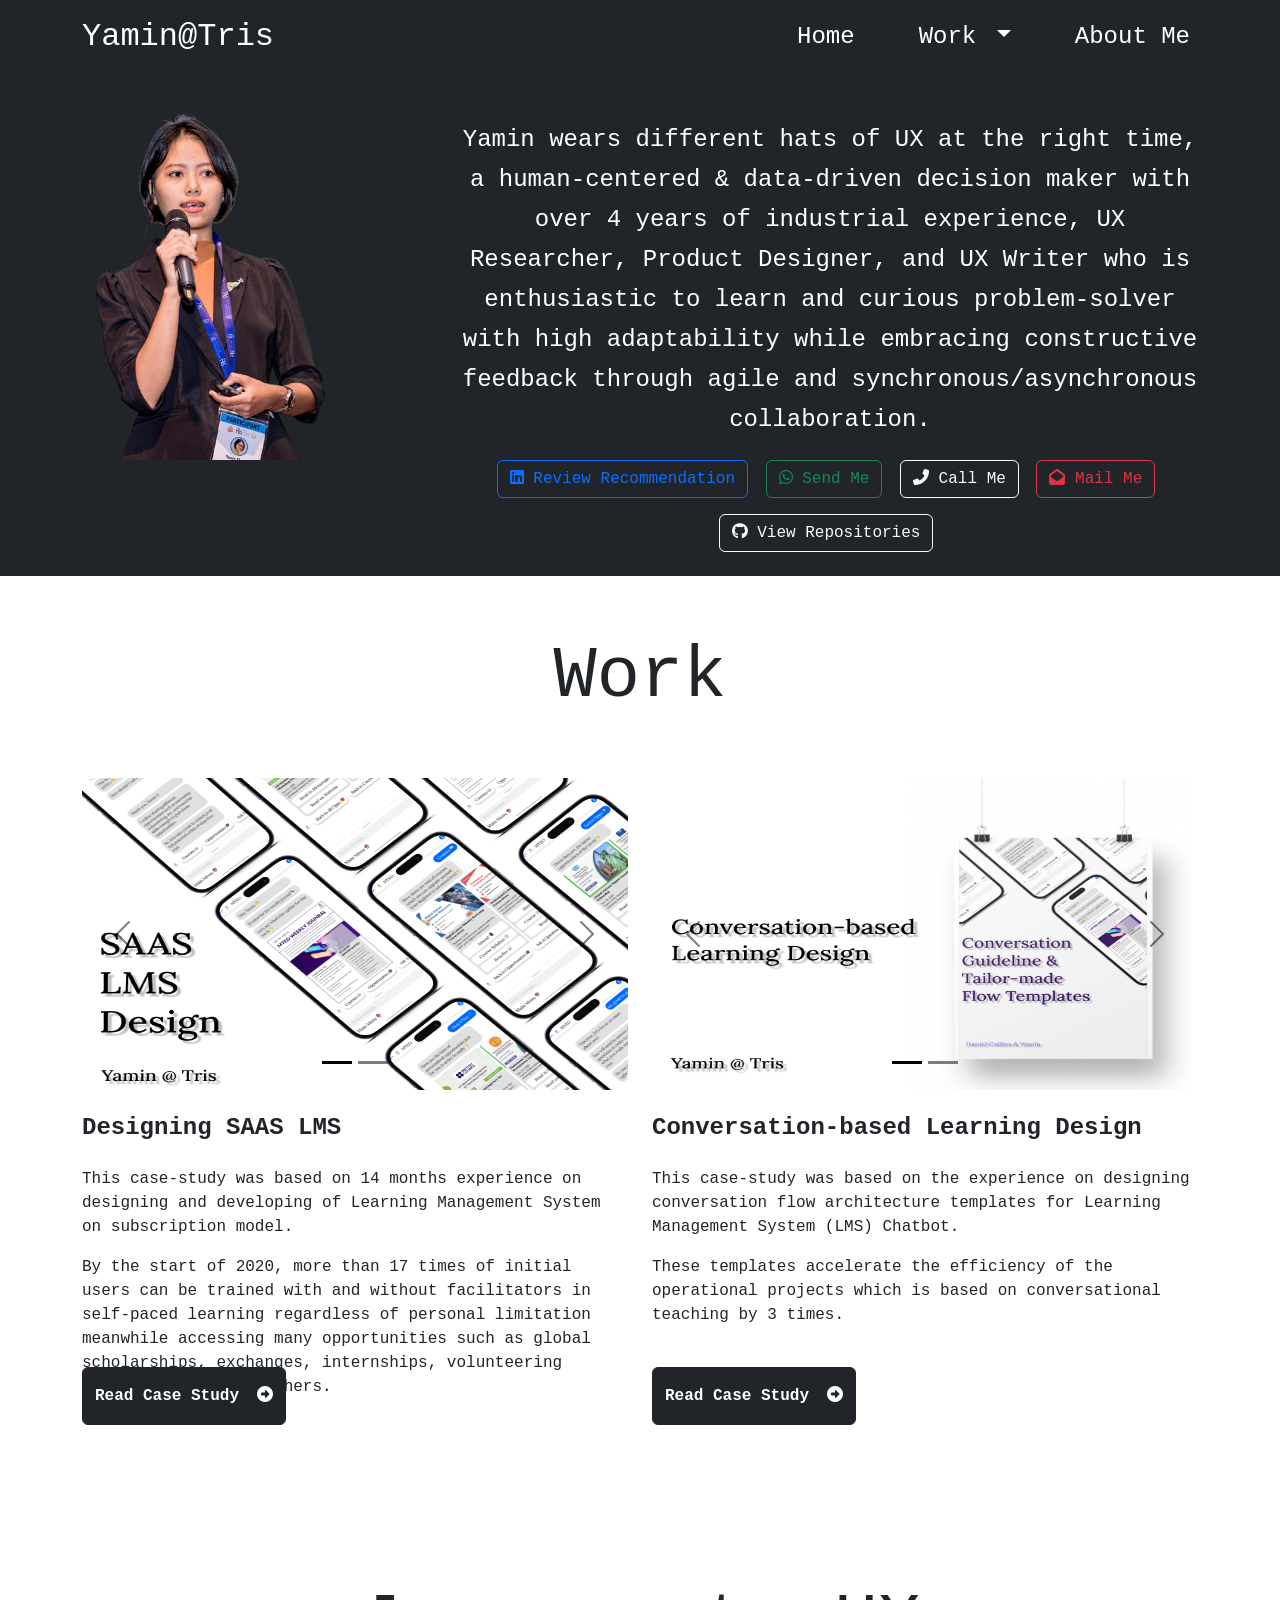
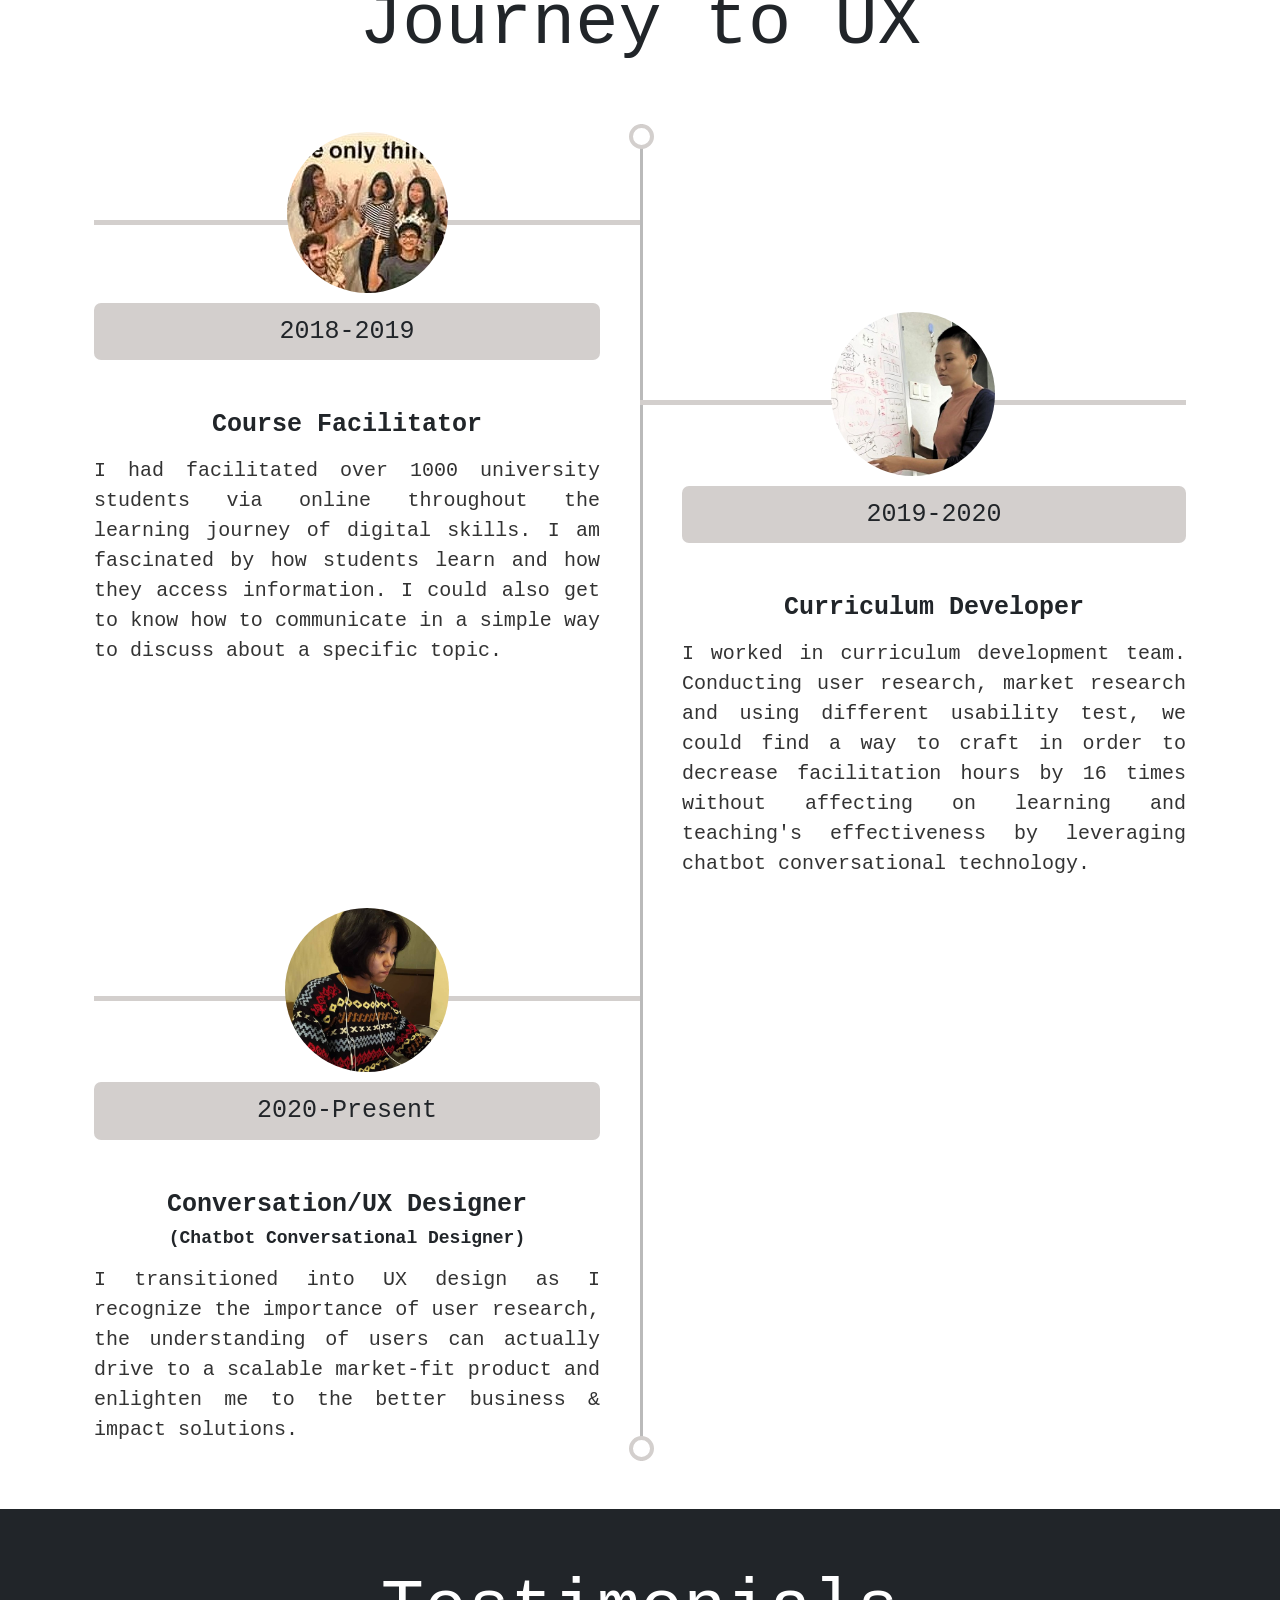
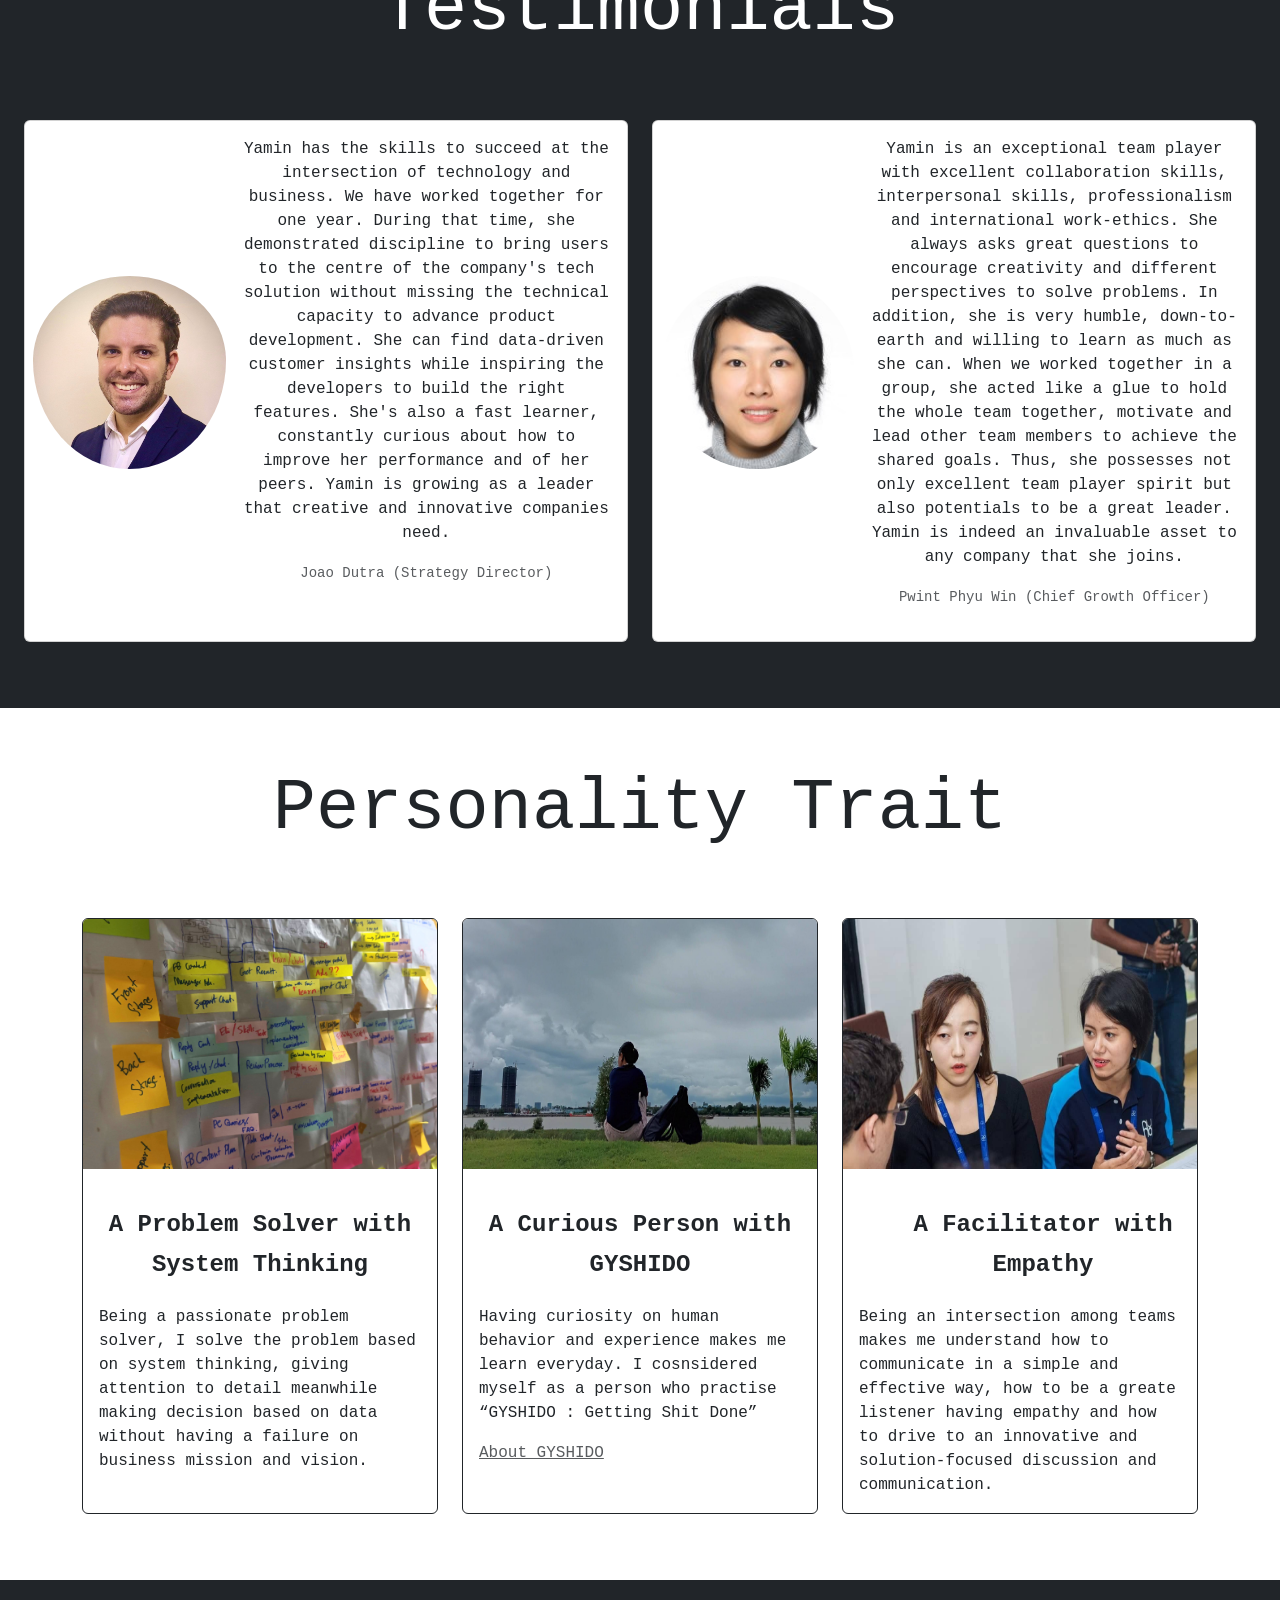
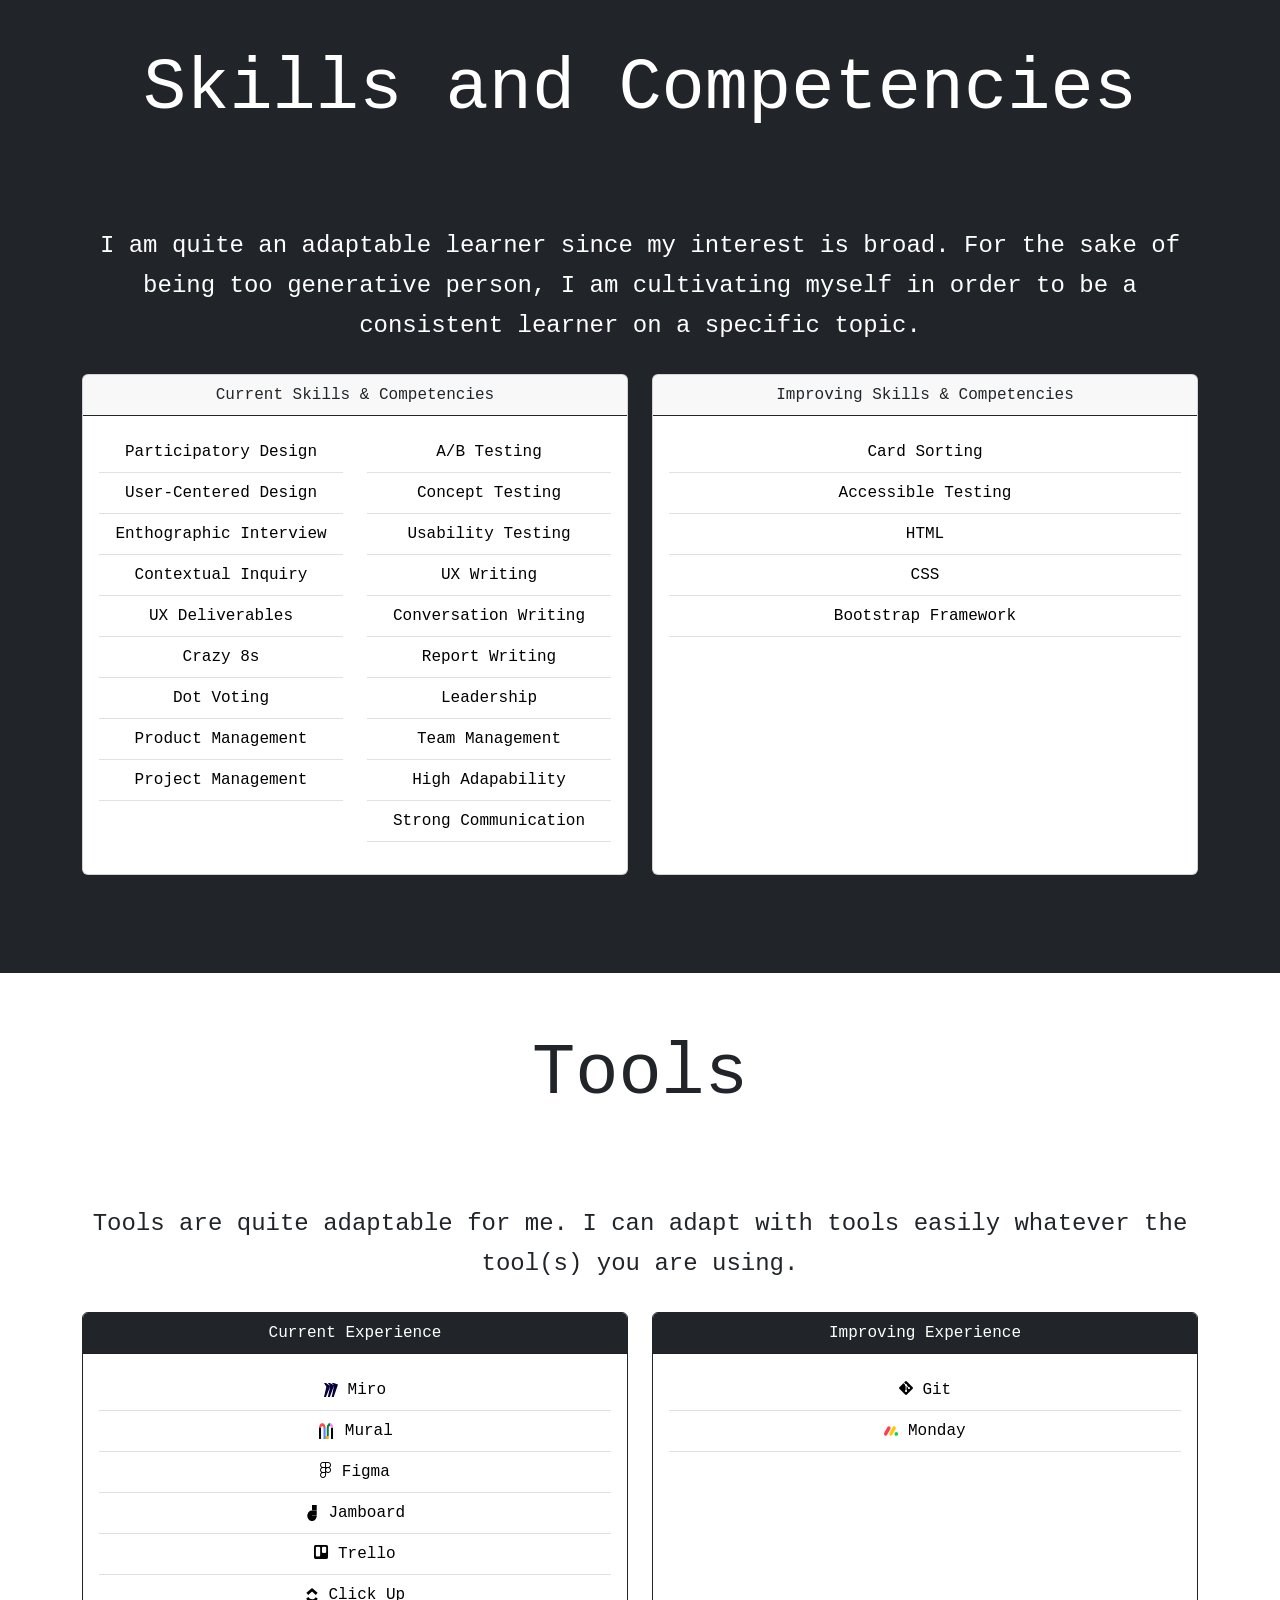
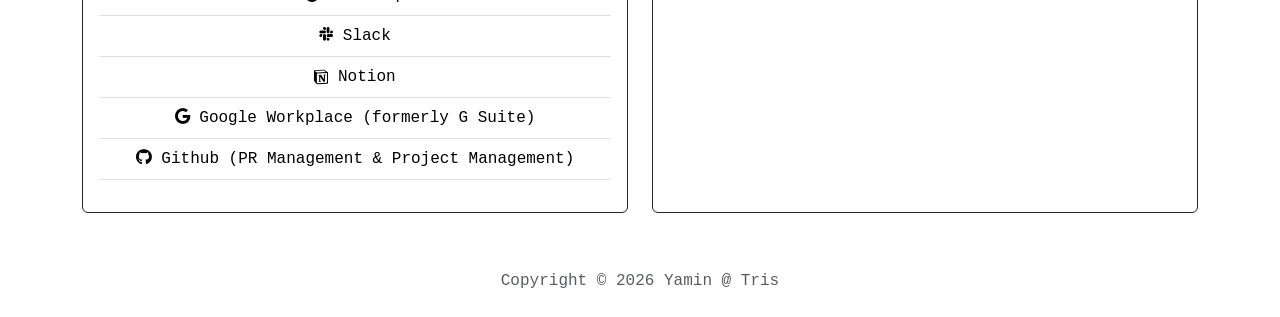
<file: index.html>
<!DOCTYPE html>
<html lang="en">

<head>
  <meta charset="UTF-8">
  <meta http-equiv="X-UA-Compatible" content="IE=edge">
  <meta name="viewport" content="width=device-width, initial-scale=1.0">
  <title>Document</title>
  <link href="https://cdn.jsdelivr.net/npm/bootstrap@5.1.3/dist/css/bootstrap.min.css" rel="stylesheet"
    integrity="sha384-1BmE4kWBq78iYhFldvKuhfTAU6auU8tT94WrHftjDbrCEXSU1oBoqyl2QvZ6jIW3" crossorigin="anonymous">
  <link rel="stylesheet" href="https://cdnjs.cloudflare.com/ajax/libs/font-awesome/6.1.1/css/all.min.css">
  <link rel="stylesheet" href="style.css">
  <link rel="stylesheet" href="home.css">
  <link rel="stylesheet" href="aboutme.css">
</head>

<body>

  <div class="container-fluid bg-dark">
    <nav class="navbar navbar-expand-lg fixed-top navbar-dark bg-dark">
      <div class="container justify-content-between">
        <a class="navbar-brand fs-2" href="#"> Yamin@Tris </a>
        <button class="navbar-toggler" type="button" data-bs-toggle="collapse" data-bs-target="#navbarText" aria-controls="navbarText" aria-expanded="true" aria-label="Toggle navigation">
          <span class="navbar-toggler-icon"></span>
        </button>
        <div class="collapse navbar-collapse justify-content-end" id="navbarText">
          <ul class="nav navbar-nav ml-auto mb-2 mb-lg-0 gap-2 gap-sm-5 fs-4">
            <li class="nav-item">
              <a class="nav-link active home" aria-current="page" href="index.html">Home</a>
            </li>
            <li class="nav-item dropdown">
              <a class="nav-link dropdown-toggle text-white" href="#" id="navbarDarkDropdownMenuLink" role="button" data-bs-toggle="dropdown" aria-expanded="true">
                Work
              </a>
              <ul class="dropdown-menu dropdown-menu-dark" aria-labelledby="navbarDarkDropdownMenuLink">
                <li><a class="dropdown-item" href="membership.html">SAAS LMS Design</a></li>
                <li><a class="dropdown-item" href="conversation_design.html">Conversation-based Learning Design</a></li>
                <!-- <li><a class="dropdown-item" href="https://github.com/Yamin-TZO?tab=repositories">Web Design</a></li> -->
              </ul>
            </li>
            <li class="nav-item">
              <a class="nav-link text-white" href="aboutme.html">About Me</a>
            </li>
          </ul>
        </div>
      </div>
    </nav>
    
    <div style="height:100px;"></div>
    <!-- self_introduction -->
    <div class="container text-white">
      <div class="row">
        <div class="col-12 col-sm-4">
          <img src="photo/yamin.png" alt="Yamin was giving presentation in AYA Youth Forum 2019" style="height: 360px;">
        </div>
        <div class="col-12 col-sm-8 align-self-center">
          <div class="card-body align-items-center text-center">
            <p class="card-text intro-text">Yamin wears different hats of UX at the right time, a human-centered & data-driven decision maker with over 4
              years of industrial experience, UX Researcher, Product Designer, and UX Writer who is enthusiastic to learn
              and curious problem-solver with high adaptability while embracing constructive feedback through agile and
              synchronous/asynchronous collaboration.</p>
            <div class="justify-content-beteen mb-2">
              <a href="https://www.linkedin.com/in/yaminthazinoo" class="btn btn-outline-primary me-2 mb-3">
                <i class="fab fa-linkedin"></i> Review Recommendation
              </a>
              <a href="https://api.whatsapp.com/send?phone=959424755899" class="btn btn-outline-success me-2 mb-3">
                <i class="fab fa-whatsapp"></i> Send Me
              </a>
              <a href="tel:959 424 755 899" class="btn btn-outline-light me-2 mb-3">
                <i class="fas fa-phone-alt"></i> Call Me
              </a>
              <a href="mailto:tris.mailme@gmail.com" class="btn btn-outline-danger me-2 mb-3">
                <i class="fas fa-envelope-open"></i> Mail Me
              </a>
              <a href="https://github.com/Yamin-TZO?tab=repositories" class="btn btn-outline-light me-2 mb-3">
                <i class="fab fa-github"></i> View Repositories
              </a>   
            </div>        
          </div>
        </div>
      </div>
    </div>
  </div>

  <div style="height: 50px;" id="work"></div>

  <div class="container-fluid" >
    <div class="text-dark align-items-center text-center py-2 display-2">
      Work
    </div>

    <div style="height: 50px;"></div>

    <div class="container">
      <div class="row">
        <div class="col-12 col-sm-6">
          <div class="card mb-5" style="border-radius: 3%; border: none;">
            <div id="membership" class="carousel carousel-dark slide" data-bs-ride="carousel">
              <div class="carousel-indicators">
                <button type="button" data-bs-target="#membership" data-bs-slide-to="0" class="active" aria-current="true" aria-label="Slide 1"></button>
                <button type="button" data-bs-target="#membership" data-bs-slide-to="1" aria-label="Slide 2"></button>
                <!-- <button type="button" data-bs-target="#membership" data-bs-slide-to="2" aria-label="Slide 3"></button> -->
              </div>
              <div class="carousel-inner" style="border-radius: 3%;">
                <div class="carousel-item active" data-bs-interval="10000">
                  <img src="photo/lms_cover.png" class="d-block w-100" alt="..." style="height: 312px;">
                  <!-- <div class="carousel-caption d-none d-md-block">
                    <h5>Paseo Protocol</h5>
                  </div> -->
                </div>
                <div class="carousel-item" data-bs-interval="2000">
                  <img src="photo/paseo.png" class="d-block w-100" alt="..." style="height: 312px;">
                  <!-- <div class="carousel-caption d-none d-md-block">
                    <h5>Second slide label</h5>
                  </div> -->
                </div>
                <!-- <div class="carousel-item">
                  <img src="photo/curriculumdev.jpg" class="d-block w-100" alt="..." style="height: 312px;">
                  <div class="carousel-caption d-none d-md-block">
                    <h5>Third slide label</h5>
                  </div>
                </div> -->
              </div>
              <button class="carousel-control-prev" type="button" data-bs-target="#membership" data-bs-slide="prev">
                <span class="carousel-control-prev-icon" aria-hidden="true"></span>
                <span class="visually-hidden">Previous</span>
              </button>
              <button class="carousel-control-next" type="button" data-bs-target="#membership" data-bs-slide="next">
                <span class="carousel-control-next-icon" aria-hidden="true"></span>
                <span class="visually-hidden">Next</span>
              </button>
            </div>
            <div class="card mt-3" style="border: none;border-radius: 3%;">
              <h4 class="card-title mt-2">
                <strong>Designing SAAS LMS</strong>
              </h4>
              <div class="card-text mt-3 gallery-layout">
                <div>
                  This case-study was based on 14 months experience on designing and developing of Learning Management System on subscription model.
                </div>
                <div class="mt-3">
                  By the start of 2020, more than 17 times of initial users can be trained with and without facilitators in self-paced learning regardless of personal limitation meanwhile accessing many opportunities such as global scholarships, exchanges, internships, volunteering positions and many others.
                </div>
              </div>
              <a href="membership.html" id="casestudy" class="btn btn-dark text-center py-3">
                <strong>Read Case Study</strong>
                <i class="fas fa-arrow-alt-circle-right ps-2"></i>
              </a>
            </div>
          </div>
        </div>

        <div class="col-12 col-sm-6">
          <div class="card" style="border-radius: 3%; border: none;">
            <div id="sms" class="carousel carousel-dark slide" data-bs-ride="carousel">
              <div class="carousel-indicators">
                <button type="button" data-bs-target="#sms" data-bs-slide-to="0" class="active" aria-current="true" aria-label="Slide 1"></button>
                <button type="button" data-bs-target="#sms" data-bs-slide-to="1" aria-label="Slide 2"></button>
                <!-- <button type="button" data-bs-target="#sms" data-bs-slide-to="2" aria-label="Slide 3"></button> -->
              </div>
              <div class="carousel-inner" style="border-radius: 3%;">
                <div class="carousel-item active" data-bs-interval="10000">
                  <img src="photo/conversational_cover.png" class="d-block w-100" alt="..." style="height: 312px;">
                  <!-- <div class="carousel-caption d-none d-md-block">
                    <h5>Paseo Protocol</h5>
                  </div> -->
                </div>
                <div class="carousel-item" data-bs-interval="2000">
                  <img src="photo/affinity.png" class="d-block w-100" alt="..." style="height: 312px;">
                  <!-- <div class="carousel-caption d-none d-md-block">
                    <h5>Second slide label</h5>
                  </div> -->
                </div>
                <!-- <div class="carousel-item">
                  <img src="photo/curriculumdev.jpg" class="d-block w-100" alt="..." style="height: 312px;">
                  <div class="carousel-caption d-none d-md-block">
                    <h5>Third slide label</h5>
                  </div>
                </div> -->
              </div>
              
              <button class="carousel-control-prev" type="button" data-bs-target="#sms" data-bs-slide="prev">
                <span class="carousel-control-prev-icon" aria-hidden="true"></span>
                <span class="visually-hidden">Previous</span>
              </button>
              <button class="carousel-control-next" type="button" data-bs-target="#sms" data-bs-slide="next">
                <span class="carousel-control-next-icon" aria-hidden="true"></span>
                <span class="visually-hidden">Next</span>
              </button>
            </div>
            <div class="card mt-3" style="border: none;border-radius: 3%;">
              <h4 class="card-title mt-2">
                <strong>Conversation-based Learning Design</strong>
              </h4>
              <div class="card-text mt-3 gallery-layout">
                <div>
                  This case-study was based on the experience on designing conversation flow architecture templates for Learning Management System (LMS) Chatbot.
                </div>
                <div class="mt-3">
                  These templates accelerate the efficiency of the operational projects which is based on conversational teaching by 3 times.
                </div>
              </div>
              <a href="conversation_design.html" id="casestudy" class="btn btn-dark text-center py-3">
                <strong>Read Case Study</strong>
                <i class="fas fa-arrow-alt-circle-right ps-2"></i>
              </a>
            </div>
          </div>
        </div>
      </div>
    </div>
  </div>

  <div style="height: 100px;"></div>
  <!-- testimonials -->
  <!-- <div class="container-fluid bg-dark">
    <div class="text-white align-items-center text-center py-2 fs-3">
      Testimonials
    </div>
    <div class="container py-2 mb-2">
      <div class="row row-cols-1 row-cols-md-3 g-4">
        <div class="col">
          <div class="card mb-3" style="max-width: 540px;">
            <div class="row g-0">
              <div class="col-md-4 align-self-center ps-2">
                <img src="photo/htet.jpeg" class="img-fluid rounded-circle justify-content-center" alt="...">
              </div>
              <div class="col-md-8 text-center">
                <div class="card-body">
                  <p class="card-text">Having a vision in both product design and user experience, Yamin is a
                    trust-worthy
                    person who is committed to deliver the task in an accurate, perfect manner. </p>
                  <p class="card-text"><small class="text-muted">Kaung (computer programmer) </small></p>
                </div>
              </div>
            </div>
          </div>
        </div>
        <div class="col">
          <div class="card mb-3" style="max-width: 540px;">
            <div class="row g-0">
              <div class="col-md-4 align-self-center ps-2">
                <img src="photo/kaung.jpeg" class="img-fluid rounded-circle justify-content-center" alt="...">
              </div>
              <div class="col-md-8 text-center">
                <div class="card-body">
                  <p class="card-text">Having a vision in both product design and user experience, Yamin is a
                    trust-worthy
                    person who is committed to deliver the task in an accurate, perfect manner. </p>
                  <p class="card-text"><small class="text-muted">Kaung (computer programmer) </small></p>
                </div>
              </div>
            </div>
          </div>
        </div>
        <div class="col">
          <div class="card mb-3" style="max-width: 540px;">
            <div class="row g-0">
              <div class="col-md-4 align-self-center ps-2">
                <img src="photo/htet.jpeg" class="img-fluid rounded-circle justify-content-center" alt="...">
              </div>
              <div class="col-md-8 text-center">
                <div class="card-body">
                  <p class="card-text">Having a vision in both product design and user experience, Yamin is a
                    trust-worthy
                    person who is committed to deliver the task in an accurate, perfect manner. </p>
                  <p class="card-text"><small class="text-muted">Kaung (computer programmer) </small></p>
                </div>
              </div>
            </div>
          </div>
        </div>
      </div>
    </div>
  </div>  -->
  
  <!-- experience_journey -->
  
  <div class="container">
    <div class="text-dark align-items-center text-center py-2 display-2">
      Journey to UX
    </div>
    <div class="container py-5">
        <div class="row">
            <div class="col-md-12">
                <div class="main-timeline">
                    <div class="timeline">
                        <div class="timeline-content">
                          <span><img src="photo/faci.jpg" style="border-radius: 50%;"></span>
                            <div class="content">
                                <span class="year text-dark">2018-2019</span>
                                <h3 class="title h4 text-dark">Course Facilitator</h3>
                                <p class="description pt-2" style="font-size: 20px;line-height: 30px;">
                                  I had facilitated over 1000 university students via online throughout the learning journey of digital skills. I am fascinated by how students learn and how they access information. I could also get to know how to communicate in a simple way to discuss about a specific topic.
                                </p>
                            </div>
                        </div>
                    </div>
                    <div class="timeline">
                        <div class="timeline-content">
                          <span><img src="photo/curriculumdev.jpg" style="width: 164px; height: 164px; border-radius: 50%;"></span>
                            <div class="content">
                              <span class="year text-dark">2019-2020</span>
                              <h3 class="title h4 text-dark">Curriculum Developer</h3>
                              <p class="description pt-2" style="font-size: 20px;line-height: 30px;">
                                I worked in curriculum development team. Conducting user research, market research and using different usability test, we could find a way to craft in order to decrease facilitation hours by 16 times without affecting on learning and teaching's effectiveness by leveraging chatbot conversational technology.
                              </p>
                            </div>
                        </div>
                    </div>
                    <div class="timeline">
                        <div class="timeline-content">
                          <span><img src="photo/ux.jpg" style="width: 164px; height: 164px; border-radius: 50%;"></span>
                            <div class="content">
                                <span class="year text-dark">2020-Present</span>
                                <h3 class="title h4 d-block text-dark">Conversation/UX Designer 
                                  <div class="pt-2" style="font-size: 18px;">(Chatbot Conversational Designer)</div>
                                </h3>
                                <p class="description pt-2" style="font-size: 20px;line-height: 30px;">
                                  I transitioned into UX design as I recognize the importance of user research, the understanding of users can actually drive to a scalable market-fit product and enlighten me to the better business & impact solutions.
                                </p>
                            </div>
                        </div>
                    </div>
                </div>
            </div>
        </div>
    </div>
  </div>

  <!-- testimonials -->
  <div class="container-fluid bg-dark">
    <div style="height: 50px;"></div>
    <div class="text-white align-items-center text-center py-2 display-2">
      Testimonials
    </div>
    <div style="height: 50px;"></div>

    <div class="container-fluid py-2 mb-2">
      <div class="row g-4">
        <div class="col-12 col-sm-6">
          <div class="card mb-3 h-100">
            <div class="row g-0">
              <div class="col-md-4 align-self-center ps-2">
                <img src="photo/joao.jpeg" class="img-fluid align-self-center rounded-circle pt-4" alt="...">
              </div>
              <div class="col-md-8 text-center">
                <div class="card-body">
                  <p class="card-text">Yamin has the skills to succeed at the intersection of technology and business. We have worked together for one year. During that time, she demonstrated discipline to bring users to the centre of the company's tech solution without missing the technical capacity to advance product development. She can find data-driven customer insights while inspiring the developers to build the right features. She's also a fast learner, constantly curious about how to improve her performance and of her peers. Yamin is growing as a leader that creative and innovative companies need. </p>
                  <p class="card-text"><small class="text-muted">Joao Dutra (Strategy Director) </small></p>
                </div>
              </div>
            </div>
          </div>
        </div>
        
        <div class="col-12 col-sm-6">
          <div class="card mb-3 h-100">
            <div class="row g-0">
              <div class="col-md-4 align-self-center ps-2">
                <img src="photo/pp.png" class="img-fluid align-self-center rounded-circle" alt="...">
              </div>
              <div class="col-md-8 text-center">
                <div class="card-body">
                  <p class="card-text">Yamin is an exceptional team player with excellent collaboration skills, interpersonal skills, professionalism and international work-ethics. She always asks great questions to encourage creativity and different perspectives to solve problems. In addition, she is very humble, down-to-earth and willing to learn as much as she can.

                    When we worked together in a group, she acted like a glue to hold the whole team together, motivate and lead other team members to achieve the shared goals. Thus, she possesses not only excellent team player spirit but also potentials to be a great leader.
                    
                    Yamin is indeed an invaluable asset to any company that she joins. </p>
                  <p class="card-text"><small class="text-muted">Pwint Phyu Win (Chief Growth Officer) </small></p>
                </div>
              </div>
            </div>
          </div>
        </div>

      </div>
    </div>
    <div style="height: 50px;"></div>
  </div> 

  <!-- personality_trait -->
  <div style="height: 50px;"></div>
  <div class="text-dark align-items-center text-center py-2 display-2">
    Personality Trait
  </div>
  <div style="height: 50px;"></div>
  <div class="container py-2 mb-2">
    <div class="row row-cols-1 row-cols-md-3 g-4">
      <div class="col">
        <div class="card border-dark h-100">
          <img src="photo/problemsolver.jpg" style="height: 250px;" class="card-img-top" alt="...">
          <div class="card-body">
            <div class="card-title intro-text text-center">
              <strong>A Problem Solver with System Thinking</strong>
            </div>
            <div class="card-text">
              Being a passionate problem solver, I solve the problem based on system thinking, giving attention to detail meanwhile making decision based on data without having a failure on business mission and vision.
            </div>
          </div>
        </div>
      </div>
      <div class="col">
        <div class="card border-dark h-100">
          <img src="photo/gyshido.jpg" style="height: 250px;" class="card-img-top" alt="...">
          <div class="card-body">
            <div class="card-title intro-text text-center">
              <strong>A Curious Person with GYSHIDO</strong>
            </div>
            <div class="card-text">
              <div class="mb-3">Having curiosity on human behavior and experience makes me learn everyday. I cosnsidered myself as a person who practise “GYSHIDO : Getting Shit Done”</div> 
              <a href="https://gyshido.com/" class="text-muted">About GYSHIDO</a>
            </div>
          </div>
        </div>
      </div>
      <div class="col">
        <div class="card border-dark h-100">
          <img src="photo/facilitator.jpeg" style="height: 250px;" class="card-img-top" alt="...">
          <div class="card-body">
            <div class="card-title intro-text text-center text-wrap" style="width: 23rem;">
              <strong>A Facilitator with Empathy</strong>
            </div>
            <div class="card-text">
              Being an intersection among teams makes me understand how to communicate in a simple and effective way, how to be a greate listener having empathy and how to drive to an innovative and solution-focused discussion and communication.
            </div>
          </div>
        </div>
      </div>
    </div>
  </div>
  <div style="height: 50px;"></div>

  <!-- skills_and_competencies -->
  <div class="container-fluid bg-dark">
    <div style="height: 50px;"></div>
    <div class="text-white align-items-center text-center py-3 display-2">
      Skills and Competencies
    </div>
    <div style="height: 50px;"></div>
    <div class="container intro-text text-white align-items-center text-center py-2">
      I am quite an adaptable learner since my interest is broad. For the sake of being too generative person,
      I am cultivating myself in order to be a consistent learner on a specific topic.
    </div>
    <div class="container pb-4 mb-4">
      <div class="row g-4">
        <div class="col-sm-6">
          <div class="card">
            <div class="card-header border-dark text-center"> Current Skills & Competencies </div>
            <div class="card-body">
              <div class="row">
                <div class="col table-responsive">
                  <table class="table text-center">
                    <tbody>
                      <tr>
                        <td>Participatory Design</td>
                      </tr>
                      <tr>
                        <td>User-Centered Design</td>
                      </tr>
                      <tr>
                        <td>Enthographic Interview</td>
                      </tr>
                      <tr>
                        <td>Contextual Inquiry</td>
                      </tr>
                      <tr>
                        <td>UX Deliverables</td>
                      </tr>
                      <tr>
                        <td>Crazy 8s</td>
                      </tr>
                      <tr>
                        <td>Dot Voting</td>
                      </tr>
                      <tr>
                        <td>Product Management</td>
                      </tr>
                      <tr>
                        <td>Project Management</td>
                      </tr>
                    </tbody>
                  </table>
                </div>
                <div class="col table-responsive">
                  <table class="table text-center">
                    <tbody>
                      <tr>
                        <td>A/B Testing</td>
                      </tr>
                      <tr>
                        <td>Concept Testing</td>
                      </tr>
                      <tr>
                        <td>Usability Testing</td>
                      </tr>
                      <tr>
                        <td>UX Writing</td>
                      </tr>
                      <tr>
                        <td>Conversation Writing</td>
                      </tr>
                      <tr>
                        <td>Report Writing</td>
                      </tr>
                      <tr>
                        <td>Leadership</td>
                      </tr>
                      <tr>
                        <td>Team Management</td>
                      </tr>
                      <tr>
                        <td>High Adapability</td>
                      </tr>
                      <tr>
                        <td>Strong Communication</td>
                      </tr>
                    </tbody>
                  </table>
                </div>
              </div>
            </div>
          </div>
        </div>

        <div class="col-sm-6">
          <div class="card h-100">
            <div class="card-header border-dark text-center"> Improving Skills & Competencies </div>
            <div class="card-body">
              <div class="table-responsive">
                <table class="table text-center">
                  <tbody>
                    <tr>
                      <td>Card Sorting</td>
                    </tr>
                    <tr>
                      <td>Accessible Testing</td>
                    </tr>
                    <tr>
                      <td>HTML</td>
                    </tr>
                    <tr>
                      <td>CSS</td>
                    </tr>
                    <tr>
                      <td>Bootstrap Framework</td>
                    </tr>
                  </tbody>
                </table>
              </div>
            </div>
          </div>
        </div>
      </div>
    </div>
    <div style="height: 50px;"></div>
  </div>

  <!-- tools -->
  <div class="container-fluid bg-white">
    <div style="height: 50px;"></div>
    <div class="text-dark align-items-center text-center py-2 display-2">
      Tools
    </div>
    <div style="height: 50px;"></div>
    <div class="container intro-text text-dark align-items-center text-center py-2">
      Tools are quite adaptable for me. I can adapt with tools easily whatever the tool(s) you are using. 
    </div>
    <div class="container pb-4 mb-2">
      <div class="row g-4">
        <div class="col-sm-6">
          <div class="card h-100 border-dark">
            <div class="card-header bg-dark text-white text-center"> Current Experience </div>
            <div class="card-body">
              <div class="table-responsive">
                <table class="table text-center">
                  <tbody>
                    <tr>
                      <td>
                        <img src="photo/M-icon.svg" alt="" style="width: 14px; height: 16px;">
                        Miro
                      </td>
                    </tr>
                    <tr>
                      <td>
                        <img src="photo/mural.png" alt="" style="width: 18px; height: 20px;">
                        Mural
                      </td>
                    </tr>                    
                    <tr>
                      <td>
                        <i class="fab fa-figma"></i>
                        Figma
                      </td>
                    </tr>
                    <tr>
                      <td>
                        <img src="photo/jam.png" alt="" style="width: 14px; height: 16px;">
                        Jamboard
                      </td>
                    </tr>
                    <tr>
                      <td>
                        <i class="fab fa-trello"></i>
                        Trello 
                      </td>
                    </tr>
                    <tr>
                      <td>
                        <img src="photo/clickup.svg" alt="" style="width: 14px; height: 16px;">
                        Click Up
                      </td>
                    </tr>
                    <tr>
                      <td>
                        <i class="fab fa-slack"></i>
                        Slack 
                      </td>
                    </tr>
                    <tr>
                      <td>
                        <img src="photo/notion-logo-1.svg" alt="" style="width: 14px; height: 16px;">
                        Notion
                      </td>
                    </tr>
                    <tr>
                      <td>
                        <i class="fab fa-google"></i>
                        Google Workplace (formerly G Suite)
                      </td>
                    </tr>
                    <tr>
                      <td>
                        <i class="fab fa-github"></i>
                        Github (PR Management & Project Management) 
                      </td>
                    </tr>
                  </tbody>
                </table>
              </div>
            </div>
          </div>
        </div>

        <div class="col-sm-6">
          <div class="card border-dark h-100">
            <div class="card-header bg-dark text-white text-center"> Improving Experience </div>
            <div class="card-body">
              <div class="table-responsive">
                <table class="table text-center">
                  <tbody>
                    <tr>
                      <td>
                        <i class="fab fa-git-alt"></i>
                        Git
                      </td>
                    </tr>
                    <tr>
                      <td>
                        <img src="photo/monday-icon.svg" alt="" style="width: 14px; height: 16px;">
                        Monday
                      </td>
                    </tr>
                    <tr>
                      <!-- <td>
                        <i class="fab fa-invision"></i>
                        Invision
                      </td> -->
                    </tr>
                  </tbody>
                </table>
              </div>
            </div>
          </div>
        </div>
      </div>
    </div>
  </div>
  

  

  <footer class="text-center py-4 text-muted">
    Copyright &copy; <script>document.write(new Date().getFullYear());</script> Yamin @ Tris
  </footer>
  

  <script src="https://cdn.jsdelivr.net/npm/bootstrap@5.1.3/dist/js/bootstrap.bundle.min.js"
    integrity="sha384-ka7Sk0Gln4gmtz2MlQnikT1wXgYsOg+OMhuP+IlRH9sENBO0LRn5q+8nbTov4+1p"
    crossorigin="anonymous"></script>
</body>

</html>
</file>
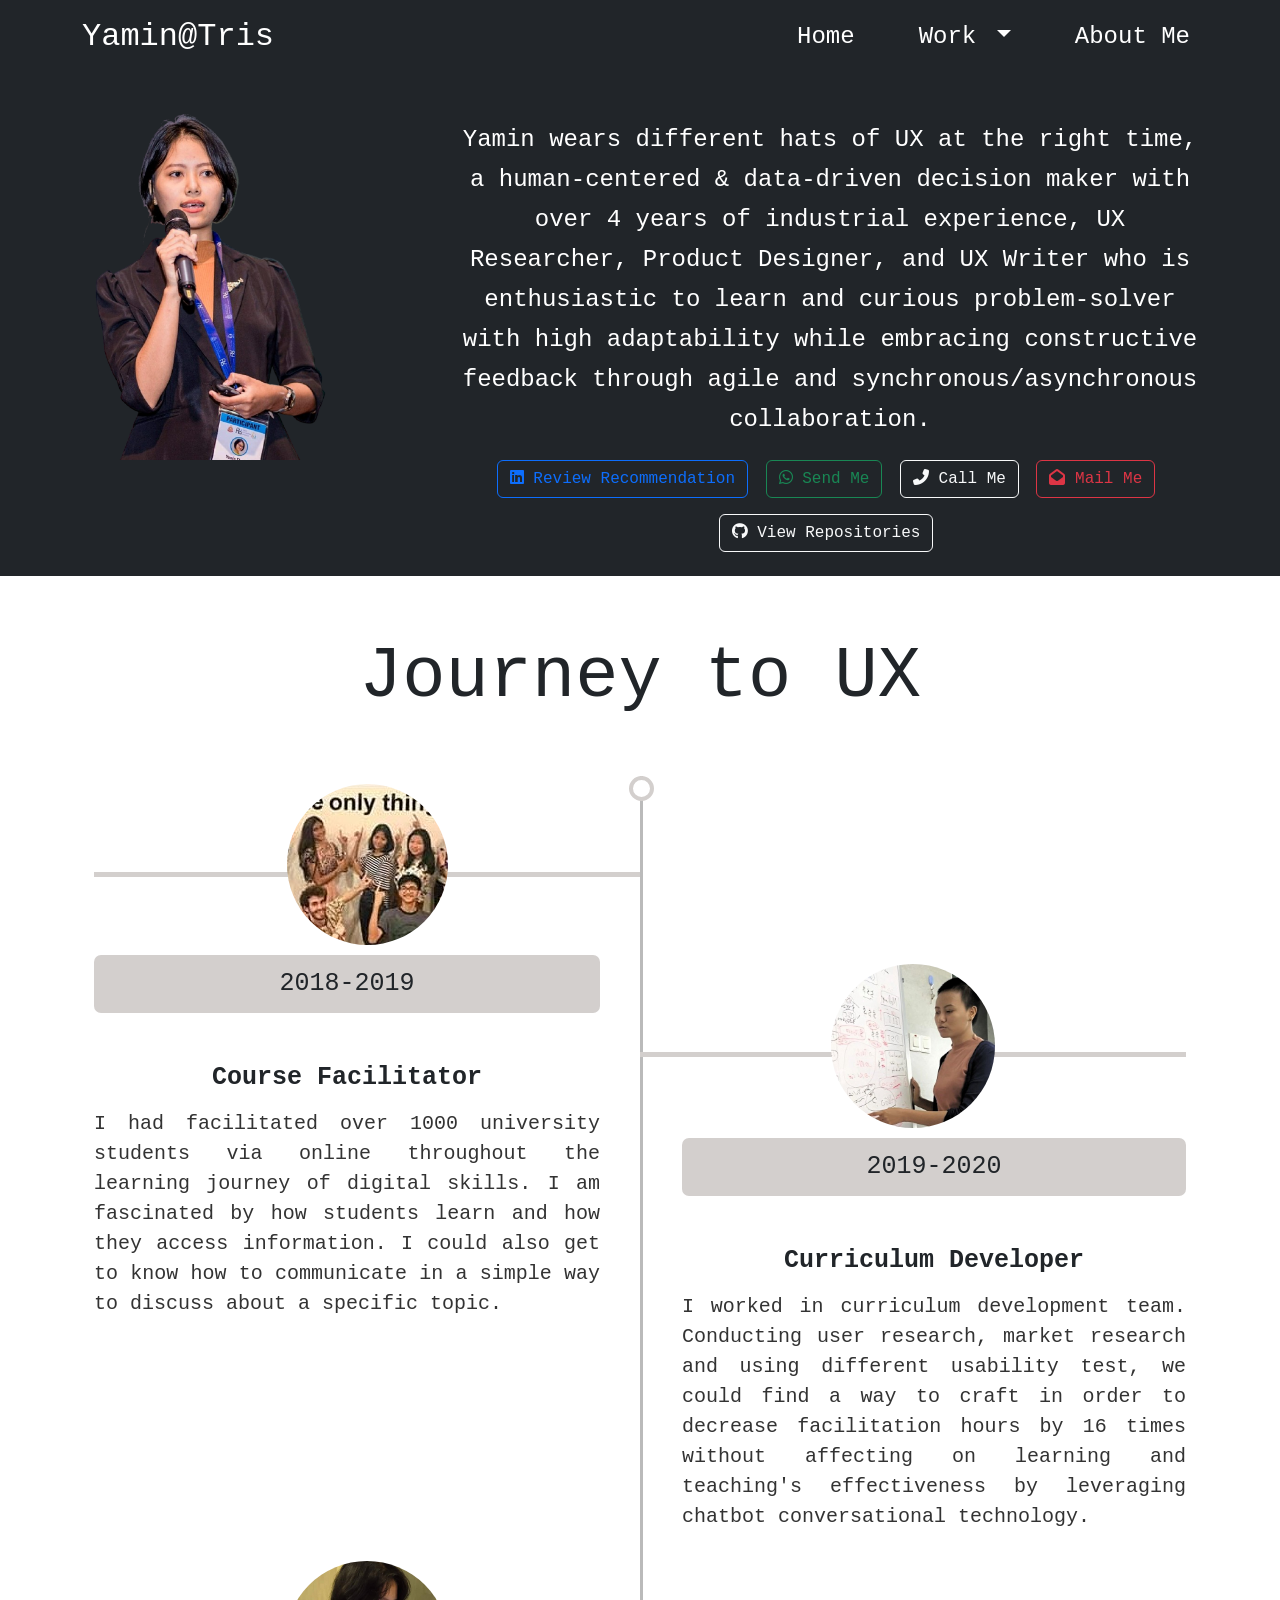
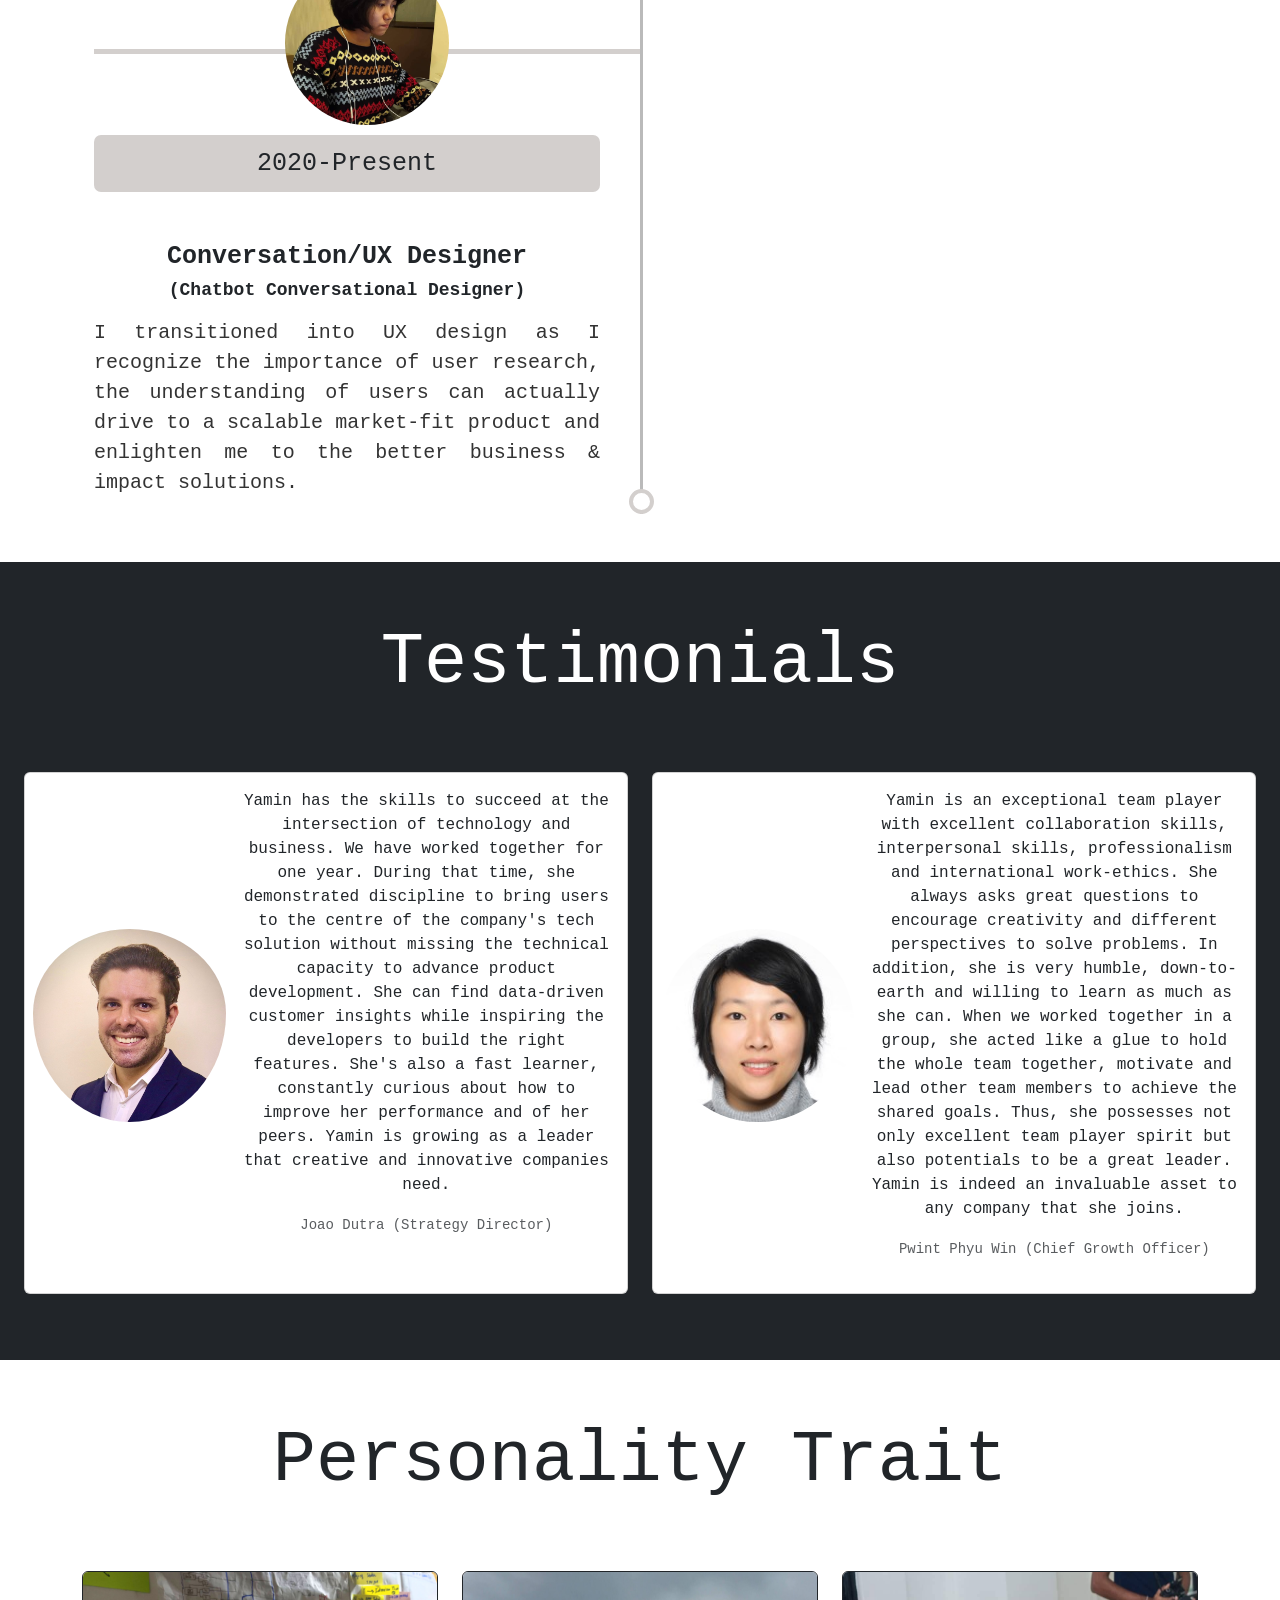
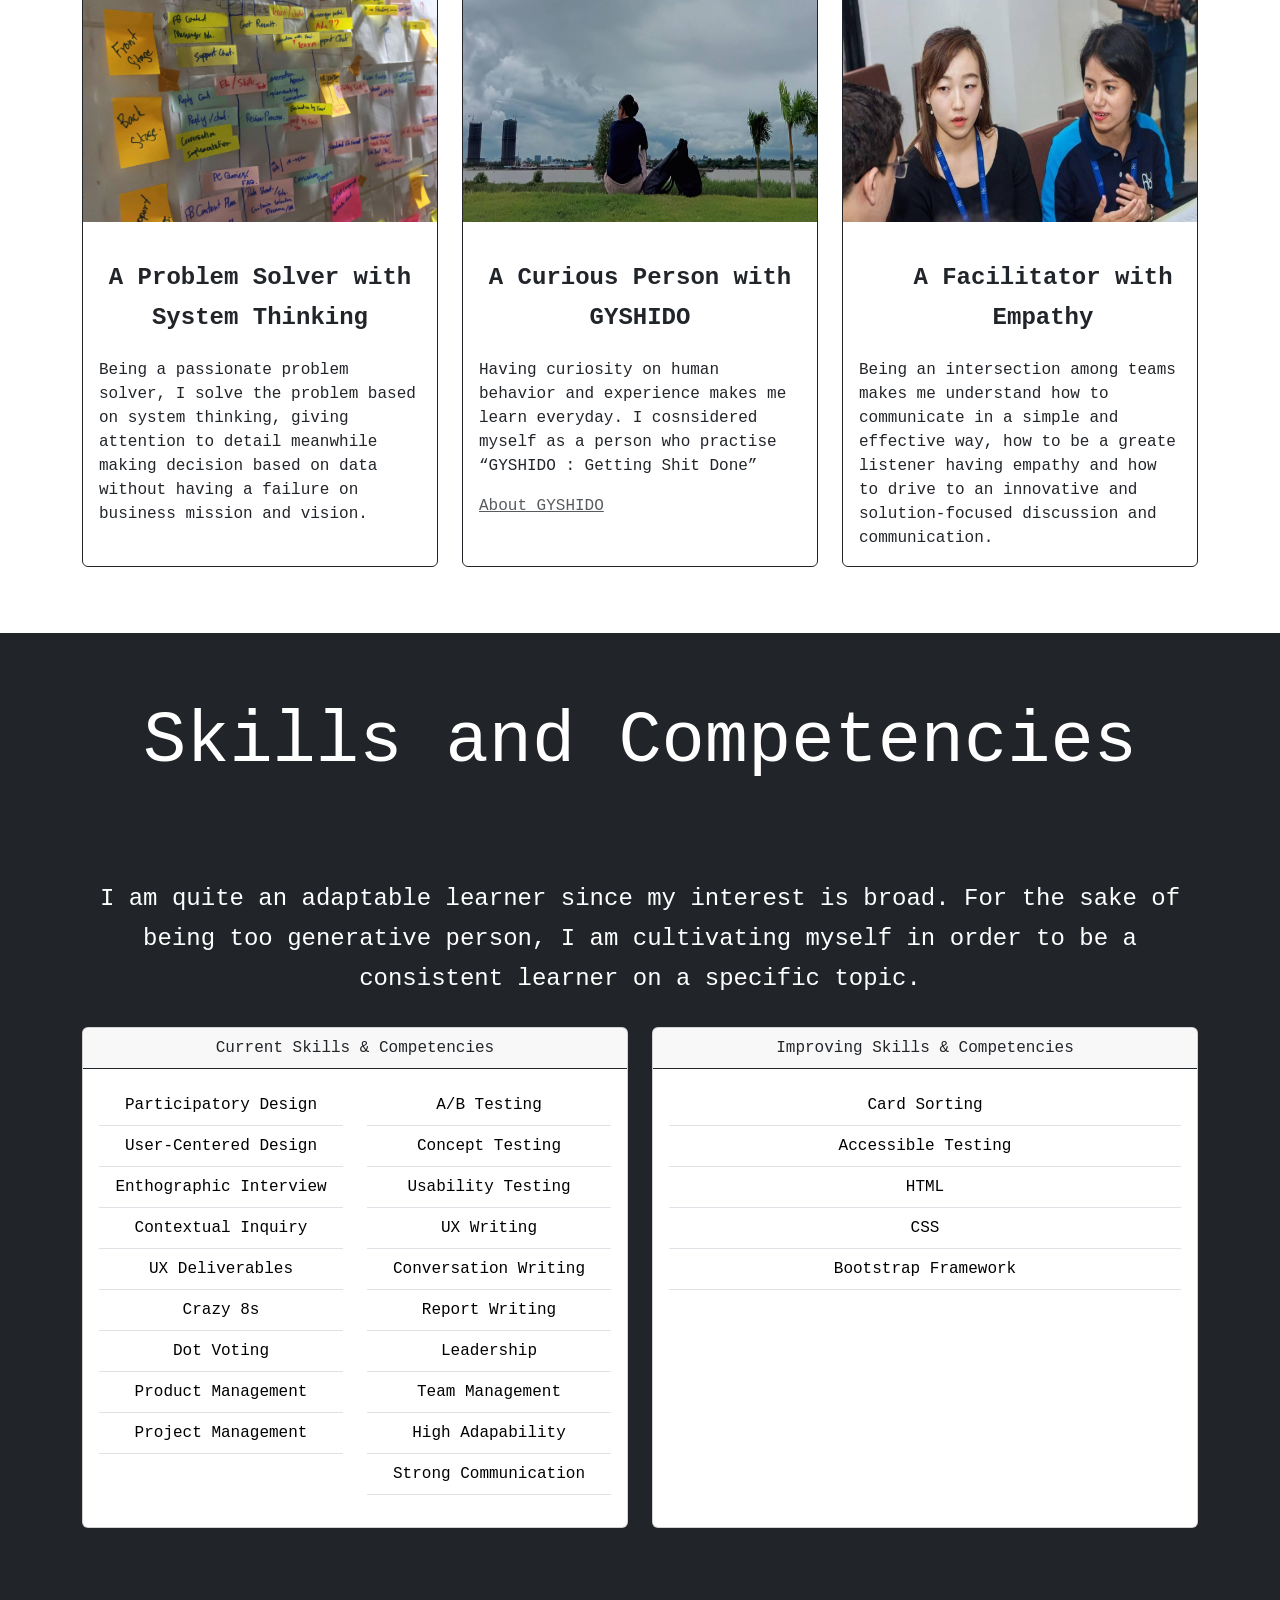
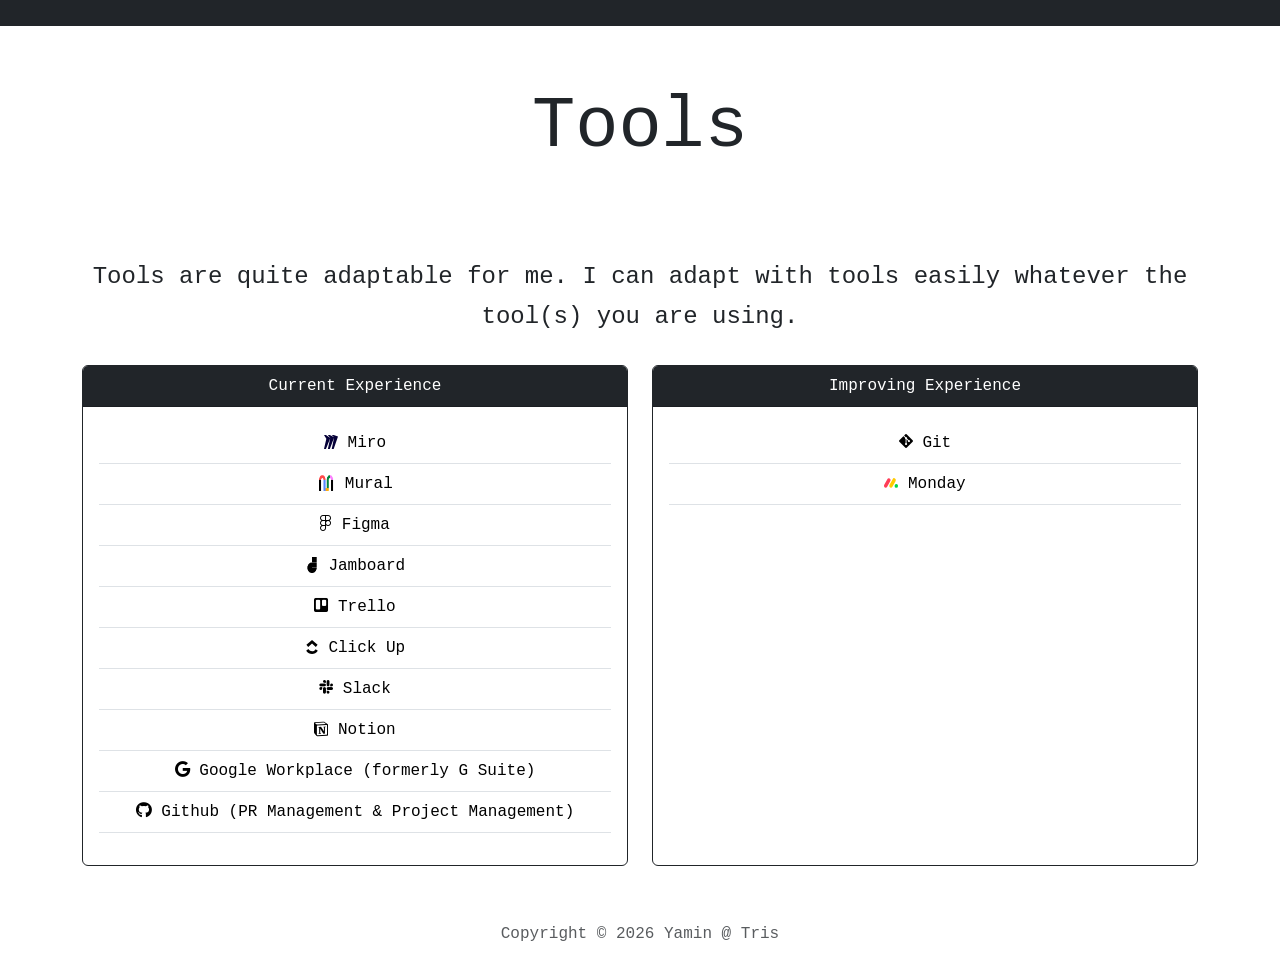
<file: aboutme.html>
<!DOCTYPE html>
<html lang="en">

<head>
  <meta charset="UTF-8">
  <meta http-equiv="X-UA-Compatible" content="IE=edge">
  <meta name="viewport" content="width=device-width, initial-scale=1.0">
  <title>Document</title>
  <link href="https://cdn.jsdelivr.net/npm/bootstrap@5.1.3/dist/css/bootstrap.min.css" rel="stylesheet"
    integrity="sha384-1BmE4kWBq78iYhFldvKuhfTAU6auU8tT94WrHftjDbrCEXSU1oBoqyl2QvZ6jIW3" crossorigin="anonymous">
  <link rel="stylesheet" href="https://cdnjs.cloudflare.com/ajax/libs/font-awesome/6.1.1/css/all.min.css">
  <link rel="stylesheet" href="style.css">
  <link rel="stylesheet" href="aboutme.css">
</head>

<body>

  <div class="container-fluid bg-dark">
    <nav class="navbar navbar-expand-lg fixed-top navbar-dark bg-dark">
      <div class="container justify-content-between">
        <a class="navbar-brand fs-2" href="#"> Yamin@Tris </a>
        <button class="navbar-toggler" type="button" data-bs-toggle="collapse" data-bs-target="#navbarText" aria-controls="navbarText" aria-expanded="true" aria-label="Toggle navigation">
          <span class="navbar-toggler-icon"></span>
        </button>
        <div class="collapse navbar-collapse justify-content-end" id="navbarText">
          <ul class="nav navbar-nav ml-auto mb-2 mb-lg-0 gap-2 gap-sm-5 fs-4">
            <li class="nav-item">
              <a class="nav-link active home" aria-current="page" href="index.html">Home</a>
            </li>
            <li class="nav-item dropdown">
              <a class="nav-link dropdown-toggle text-white" href="#" id="navbarDarkDropdownMenuLink" role="button" data-bs-toggle="dropdown" aria-expanded="true">
                Work
              </a>
              <ul class="dropdown-menu dropdown-menu-dark" aria-labelledby="navbarDarkDropdownMenuLink">
                <li><a class="dropdown-item" href="membership.html">SAAS LMS Design</a></li>
                <li><a class="dropdown-item" href="#">Conversation-based Learning Design</a></li>
                <!-- <li><a class="dropdown-item" href="https://github.com/Yamin-TZO?tab=repositories">Web Design</a></li> -->
              </ul>
            </li>
            <li class="nav-item">
              <a class="nav-link text-white" href="aboutme.html">About Me</a>
            </li>
          </ul>
        </div>
      </div>
    </nav>
    
    <div style="height:100px;"></div>
    <!-- self_introduction -->
    <div class="container text-white">
      <div class="row">
        <div class="col-12 col-sm-4">
          <img src="photo/yamin.png" alt="Yamin was giving presentation in AYA Youth Forum 2019" style="height: 360px;">
        </div>
        <div class="col-12 col-sm-8 align-self-center">
          <div class="card-body align-items-center text-center">
            <p class="card-text intro-text">Yamin wears different hats of UX at the right time, a human-centered & data-driven decision maker with over 4
              years of industrial experience, UX Researcher, Product Designer, and UX Writer who is enthusiastic to learn
              and curious problem-solver with high adaptability while embracing constructive feedback through agile and
              synchronous/asynchronous collaboration.</p>
            <div class="justify-content-beteen mb-2">
              <a href="https://www.linkedin.com/in/yaminthazinoo" class="btn btn-outline-primary me-2 mb-3">
                <i class="fab fa-linkedin"></i> Review Recommendation
              </a>
              <a href="https://api.whatsapp.com/send?phone=959424755899" class="btn btn-outline-success me-2 mb-3">
                <i class="fab fa-whatsapp"></i> Send Me
              </a>
              <a href="tel:959 424 755 899" class="btn btn-outline-light me-2 mb-3">
                <i class="fas fa-phone-alt"></i> Call Me
              </a>
              <a href="mailto:tris.mailme@gmail.com" class="btn btn-outline-danger me-2 mb-3">
                <i class="fas fa-envelope-open"></i> Mail Me
              </a>
              <a href="https://github.com/Yamin-TZO?tab=repositories" class="btn btn-outline-light me-2 mb-3">
                <i class="fab fa-github"></i> View Repositories
              </a>   
            </div>        
          </div>
        </div>
      </div>
    </div>
  </div>

  <!-- experience_journey -->
  <div style="height: 50px;"></div>

  <div class="container">
    <div class="text-dark align-items-center text-center py-2 display-2">
      Journey to UX
    </div>
    <div class="container py-5">
        <div class="row">
            <div class="col-md-12">
                <div class="main-timeline">
                    <div class="timeline">
                        <div class="timeline-content">
                          <span><img src="photo/faci.jpg" style="border-radius: 50%;"></span>
                            <div class="content">
                                <span class="year text-dark">2018-2019</span>
                                <h3 class="title h4 text-dark">Course Facilitator</h3>
                                <p class="description pt-2" style="font-size: 20px;line-height: 30px;">
                                  I had facilitated over 1000 university students via online throughout the learning journey of digital skills. I am fascinated by how students learn and how they access information. I could also get to know how to communicate in a simple way to discuss about a specific topic.
                                </p>
                            </div>
                        </div>
                    </div>
                    <div class="timeline">
                        <div class="timeline-content">
                          <span><img src="photo/curriculumdev.jpg" style="width: 164px; height: 164px; border-radius: 50%;"></span>
                            <div class="content">
                              <span class="year text-dark">2019-2020</span>
                              <h3 class="title h4 text-dark">Curriculum Developer</h3>
                              <p class="description pt-2" style="font-size: 20px;line-height: 30px;">
                                I worked in curriculum development team. Conducting user research, market research and using different usability test, we could find a way to craft in order to decrease facilitation hours by 16 times without affecting on learning and teaching's effectiveness by leveraging chatbot conversational technology.
                              </p>
                            </div>
                        </div>
                    </div>
                    <div class="timeline">
                        <div class="timeline-content">
                          <span><img src="photo/ux.jpg" style="width: 164px; height: 164px; border-radius: 50%;"></span>
                            <div class="content">
                                <span class="year text-dark">2020-Present</span>
                                <h3 class="title h4 d-block text-dark">Conversation/UX Designer 
                                  <div class="pt-2" style="font-size: 18px;">(Chatbot Conversational Designer)</div>
                                </h3>
                                <p class="description pt-2" style="font-size: 20px;line-height: 30px;">
                                  I transitioned into UX design as I recognize the importance of user research, the understanding of users can actually drive to a scalable market-fit product and enlighten me to the better business & impact solutions.
                                </p>
                            </div>
                        </div>
                    </div>
                </div>
            </div>
        </div>
    </div>
  </div>

  <!-- testimonials -->
  <div class="container-fluid bg-dark">
    <div style="height: 50px;"></div>
    <div class="text-white align-items-center text-center py-2 display-2">
      Testimonials
    </div>
    <div style="height: 50px;"></div>

    <div class="container-fluid py-2 mb-2">
      <div class="row g-4">
        <div class="col-12 col-sm-6">
          <div class="card mb-3 h-100">
            <div class="row g-0">
              <div class="col-md-4 align-self-center ps-2">
                <img src="photo/joao.jpeg" class="img-fluid align-self-center rounded-circle pt-4" alt="...">
              </div>
              <div class="col-md-8 text-center">
                <div class="card-body">
                  <p class="card-text">Yamin has the skills to succeed at the intersection of technology and business. We have worked together for one year. During that time, she demonstrated discipline to bring users to the centre of the company's tech solution without missing the technical capacity to advance product development. She can find data-driven customer insights while inspiring the developers to build the right features. She's also a fast learner, constantly curious about how to improve her performance and of her peers. Yamin is growing as a leader that creative and innovative companies need. </p>
                  <p class="card-text"><small class="text-muted">Joao Dutra (Strategy Director) </small></p>
                </div>
              </div>
            </div>
          </div>
        </div>
        
        <div class="col-12 col-sm-6">
          <div class="card mb-3 h-100">
            <div class="row g-0">
              <div class="col-md-4 align-self-center ps-2">
                <img src="photo/pp.png" class="img-fluid align-self-center rounded-circle" alt="...">
              </div>
              <div class="col-md-8 text-center">
                <div class="card-body">
                  <p class="card-text">Yamin is an exceptional team player with excellent collaboration skills, interpersonal skills, professionalism and international work-ethics. She always asks great questions to encourage creativity and different perspectives to solve problems. In addition, she is very humble, down-to-earth and willing to learn as much as she can.

                    When we worked together in a group, she acted like a glue to hold the whole team together, motivate and lead other team members to achieve the shared goals. Thus, she possesses not only excellent team player spirit but also potentials to be a great leader.
                    
                    Yamin is indeed an invaluable asset to any company that she joins. </p>
                  <p class="card-text"><small class="text-muted">Pwint Phyu Win (Chief Growth Officer) </small></p>
                </div>
              </div>
            </div>
          </div>
        </div>

      </div>
    </div>
    <div style="height: 50px;"></div>
  </div> 

  <!-- personality_trait -->
  <div style="height: 50px;"></div>
  <div class="text-dark align-items-center text-center py-2 display-2">
    Personality Trait
  </div>
  <div style="height: 50px;"></div>
  <div class="container py-2 mb-2">
    <div class="row row-cols-1 row-cols-md-3 g-4">
      <div class="col">
        <div class="card border-dark h-100">
          <img src="photo/problemsolver.jpg" style="height: 250px;" class="card-img-top" alt="...">
          <div class="card-body">
            <div class="card-title intro-text text-center">
              <strong>A Problem Solver with System Thinking</strong>
            </div>
            <div class="card-text">
              Being a passionate problem solver, I solve the problem based on system thinking, giving attention to detail meanwhile making decision based on data without having a failure on business mission and vision.
            </div>
          </div>
        </div>
      </div>
      <div class="col">
        <div class="card border-dark h-100">
          <img src="photo/gyshido.jpg" style="height: 250px;" class="card-img-top" alt="...">
          <div class="card-body">
            <div class="card-title intro-text text-center">
              <strong>A Curious Person with GYSHIDO</strong>
            </div>
            <div class="card-text">
              <div class="mb-3">Having curiosity on human behavior and experience makes me learn everyday. I cosnsidered myself as a person who practise “GYSHIDO : Getting Shit Done”</div> 
              <a href="https://gyshido.com/" class="text-muted">About GYSHIDO</a>
            </div>
          </div>
        </div>
      </div>
      <div class="col">
        <div class="card border-dark h-100">
          <img src="photo/facilitator.jpeg" style="height: 250px;" class="card-img-top" alt="...">
          <div class="card-body">
            <div class="card-title intro-text text-center text-wrap" style="width: 23rem;">
              <strong>A Facilitator with Empathy</strong>
            </div>
            <div class="card-text">
              Being an intersection among teams makes me understand how to communicate in a simple and effective way, how to be a greate listener having empathy and how to drive to an innovative and solution-focused discussion and communication.
            </div>
          </div>
        </div>
      </div>
    </div>
  </div>
  <div style="height: 50px;"></div>

  <!-- skills_and_competencies -->
  <div class="container-fluid bg-dark">
    <div style="height: 50px;"></div>
    <div class="text-white align-items-center text-center py-3 display-2">
      Skills and Competencies
    </div>
    <div style="height: 50px;"></div>
    <div class="container intro-text text-white align-items-center text-center py-2">
      I am quite an adaptable learner since my interest is broad. For the sake of being too generative person,
      I am cultivating myself in order to be a consistent learner on a specific topic.
    </div>
    <div class="container pb-4 mb-4">
      <div class="row g-4">
        <div class="col-sm-6">
          <div class="card">
            <div class="card-header border-dark text-center"> Current Skills & Competencies </div>
            <div class="card-body">
              <div class="row">
                <div class="col table-responsive">
                  <table class="table text-center">
                    <tbody>
                      <tr>
                        <td>Participatory Design</td>
                      </tr>
                      <tr>
                        <td>User-Centered Design</td>
                      </tr>
                      <tr>
                        <td>Enthographic Interview</td>
                      </tr>
                      <tr>
                        <td>Contextual Inquiry</td>
                      </tr>
                      <tr>
                        <td>UX Deliverables</td>
                      </tr>
                      <tr>
                        <td>Crazy 8s</td>
                      </tr>
                      <tr>
                        <td>Dot Voting</td>
                      </tr>
                      <tr>
                        <td>Product Management</td>
                      </tr>
                      <tr>
                        <td>Project Management</td>
                      </tr>
                    </tbody>
                  </table>
                </div>
                <div class="col table-responsive">
                  <table class="table text-center">
                    <tbody>
                      <tr>
                        <td>A/B Testing</td>
                      </tr>
                      <tr>
                        <td>Concept Testing</td>
                      </tr>
                      <tr>
                        <td>Usability Testing</td>
                      </tr>
                      <tr>
                        <td>UX Writing</td>
                      </tr>
                      <tr>
                        <td>Conversation Writing</td>
                      </tr>
                      <tr>
                        <td>Report Writing</td>
                      </tr>
                      <tr>
                        <td>Leadership</td>
                      </tr>
                      <tr>
                        <td>Team Management</td>
                      </tr>
                      <tr>
                        <td>High Adapability</td>
                      </tr>
                      <tr>
                        <td>Strong Communication</td>
                      </tr>
                    </tbody>
                  </table>
                </div>
              </div>
            </div>
          </div>
        </div>

        <div class="col-sm-6">
          <div class="card h-100">
            <div class="card-header border-dark text-center"> Improving Skills & Competencies </div>
            <div class="card-body">
              <div class="table-responsive">
                <table class="table text-center">
                  <tbody>
                    <tr>
                      <td>Card Sorting</td>
                    </tr>
                    <tr>
                      <td>Accessible Testing</td>
                    </tr>
                    <tr>
                      <td>HTML</td>
                    </tr>
                    <tr>
                      <td>CSS</td>
                    </tr>
                    <tr>
                      <td>Bootstrap Framework</td>
                    </tr>
                  </tbody>
                </table>
              </div>
            </div>
          </div>
        </div>
      </div>
    </div>
    <div style="height: 50px;"></div>
  </div>

  <!-- tools -->
  <div class="container-fluid bg-white">
    <div style="height: 50px;"></div>
    <div class="text-dark align-items-center text-center py-2 display-2">
      Tools
    </div>
    <div style="height: 50px;"></div>
    <div class="container intro-text text-dark align-items-center text-center py-2">
      Tools are quite adaptable for me. I can adapt with tools easily whatever the tool(s) you are using. 
    </div>
    <div class="container pb-4 mb-2">
      <div class="row g-4">
        <div class="col-sm-6">
          <div class="card h-100 border-dark">
            <div class="card-header bg-dark text-white text-center"> Current Experience </div>
            <div class="card-body">
              <div class="table-responsive">
                <table class="table text-center">
                  <tbody>
                    <tr>
                      <td>
                        <img src="photo/M-icon.svg" alt="" style="width: 14px; height: 16px;">
                        Miro
                      </td>
                    </tr>
                    <tr>
                      <td>
                        <img src="photo/mural.png" alt="" style="width: 18px; height: 20px;">
                        Mural
                      </td>
                    </tr>                    
                    <tr>
                      <td>
                        <i class="fab fa-figma"></i>
                        Figma
                      </td>
                    </tr>
                    <tr>
                      <td>
                        <img src="photo/jam.png" alt="" style="width: 14px; height: 16px;">
                        Jamboard
                      </td>
                    </tr>
                    <tr>
                      <td>
                        <i class="fab fa-trello"></i>
                        Trello 
                      </td>
                    </tr>
                    <tr>
                      <td>
                        <img src="photo/clickup.svg" alt="" style="width: 14px; height: 16px;">
                        Click Up
                      </td>
                    </tr>
                    <tr>
                      <td>
                        <i class="fab fa-slack"></i>
                        Slack 
                      </td>
                    </tr>
                    <tr>
                      <td>
                        <img src="photo/notion-logo-1.svg" alt="" style="width: 14px; height: 16px;">
                        Notion
                      </td>
                    </tr>
                    <tr>
                      <td>
                        <i class="fab fa-google"></i>
                        Google Workplace (formerly G Suite)
                      </td>
                    </tr>
                    <tr>
                      <td>
                        <i class="fab fa-github"></i>
                        Github (PR Management & Project Management) 
                      </td>
                    </tr>
                  </tbody>
                </table>
              </div>
            </div>
          </div>
        </div>

        <div class="col-sm-6">
          <div class="card border-dark h-100">
            <div class="card-header bg-dark text-white text-center"> Improving Experience </div>
            <div class="card-body">
              <div class="table-responsive">
                <table class="table text-center">
                  <tbody>
                    <tr>
                      <td>
                        <i class="fab fa-git-alt"></i>
                        Git
                      </td>
                    </tr>
                    <tr>
                      <td>
                        <img src="photo/monday-icon.svg" alt="" style="width: 14px; height: 16px;">
                        Monday
                      </td>
                    </tr>
                    <tr>
                      <!-- <td>
                        <i class="fab fa-invision"></i>
                        Invision
                      </td> -->
                    </tr>
                  </tbody>
                </table>
              </div>
            </div>
          </div>
        </div>
      </div>
    </div>
  </div>

  <footer class="text-center py-4 text-muted">
    Copyright &copy; <script>document.write(new Date().getFullYear());</script> Yamin @ Tris
  </footer>
  

  <script src="https://cdn.jsdelivr.net/npm/bootstrap@5.1.3/dist/js/bootstrap.bundle.min.js"
    integrity="sha384-ka7Sk0Gln4gmtz2MlQnikT1wXgYsOg+OMhuP+IlRH9sENBO0LRn5q+8nbTov4+1p"
    crossorigin="anonymous"></script>
</body>

</html>
</file>
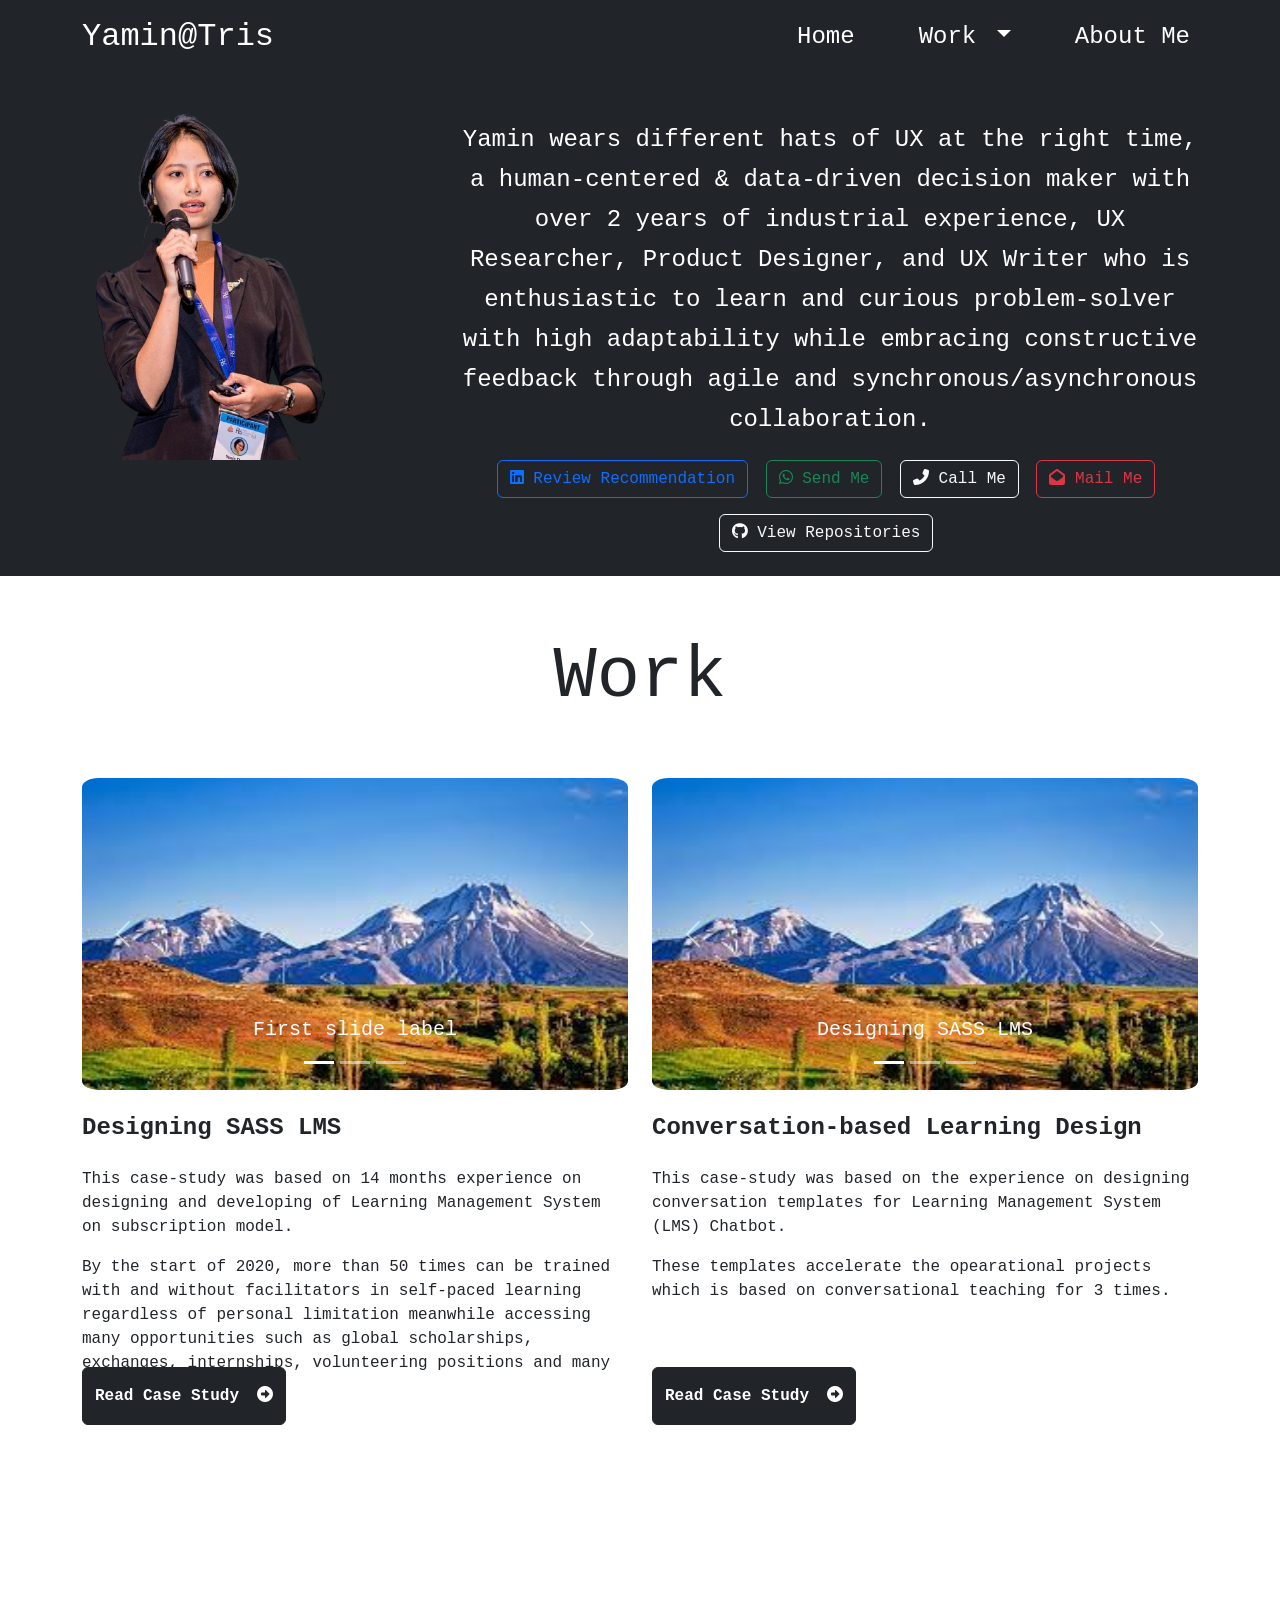
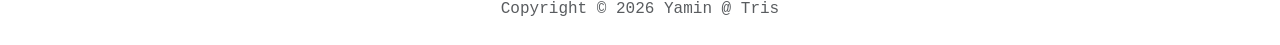
<file: home.html>
<!DOCTYPE html>
<html lang="en">

<head>
  <meta charset="UTF-8">
  <meta http-equiv="X-UA-Compatible" content="IE=edge">
  <meta name="viewport" content="width=device-width, initial-scale=1.0">
  <title>Document</title>
  <link href="https://cdn.jsdelivr.net/npm/bootstrap@5.1.3/dist/css/bootstrap.min.css" rel="stylesheet"
    integrity="sha384-1BmE4kWBq78iYhFldvKuhfTAU6auU8tT94WrHftjDbrCEXSU1oBoqyl2QvZ6jIW3" crossorigin="anonymous">
  <link rel="stylesheet" href="https://cdnjs.cloudflare.com/ajax/libs/font-awesome/6.1.1/css/all.min.css">
  <link rel="stylesheet" href="style.css">
  <link rel="stylesheet" href="home.css">
  <link rel="stylesheet" href="membership.html">
  <link rel="stylesheet" href="conversation_design.html">
</head>

<body>

  <div class="container-fluid bg-dark">
    <nav class="navbar navbar-expand-lg fixed-top navbar-dark bg-dark">
      <div class="container justify-content-between">
        <a class="navbar-brand fs-2" href="#"> Yamin@Tris </a>
        <button class="navbar-toggler" type="button" data-bs-toggle="collapse" data-bs-target="#navbarText" aria-controls="navbarText" aria-expanded="true" aria-label="Toggle navigation">
          <span class="navbar-toggler-icon"></span>
        </button>
        <div class="collapse navbar-collapse justify-content-end" id="navbarText">
          <ul class="nav navbar-nav ml-auto mb-2 mb-lg-0 gap-2 gap-sm-5 fs-4">
            <li class="nav-item">
              <a class="nav-link active home" aria-current="page" href="home.html">Home</a>
            </li>
            <li class="nav-item dropdown">
              <a class="nav-link dropdown-toggle text-white" href="#" id="navbarDarkDropdownMenuLink" role="button" data-bs-toggle="dropdown" aria-expanded="true">
                Work
              </a>
              <ul class="dropdown-menu dropdown-menu-dark" aria-labelledby="navbarDarkDropdownMenuLink">
                <li><a class="dropdown-item" href="membership.html">SAAS LMS Design</a></li>
                <li><a class="dropdown-item" href="#">Conversation-based Learning Design</a></li>
                <li><a class="dropdown-item" href="https://github.com/Yamin-TZO?tab=repositories">Web Design</a></li>
              </ul>
            </li>
            <li class="nav-item">
              <a class="nav-link text-white" href="aboutme.html">About Me</a>
            </li>
          </ul>
        </div>
      </div>
    </nav>
    
    <div style="height:100px;"></div>
    <!-- self_introduction -->
    <div class="container text-white">
      <div class="row">
        <div class="col-12 col-sm-4">
          <img src="photo/yamin.png" alt="Yamin was giving presentation in AYA Youth Forum 2019" style="height: 360px;">
        </div>
        <div class="col-12 col-sm-8 align-self-center">
          <div class="card-body align-items-center text-center">
            <p class="card-text intro-text">Yamin wears different hats of UX at the right time, a human-centered & data-driven decision maker with over 2
              years of industrial experience, UX Researcher, Product Designer, and UX Writer who is enthusiastic to learn
              and curious problem-solver with high adaptability while embracing constructive feedback through agile and
              synchronous/asynchronous collaboration.</p>
            <div class="justify-content-beteen mb-2">
              <a href="https://www.linkedin.com/in/yaminthazinoo" class="btn btn-outline-primary me-2 mb-3">
                <i class="fab fa-linkedin"></i> Review Recommendation
              </a>
              <a href="https://api.whatsapp.com/send?phone=959424755899" class="btn btn-outline-success me-2 mb-3">
                <i class="fab fa-whatsapp"></i> Send Me
              </a>
              <a href="tel:959 424 755 899" class="btn btn-outline-light me-2 mb-3">
                <i class="fas fa-phone-alt"></i> Call Me
              </a>
              <a href="mailto:yaminthazinoo24@gmail.com" class="btn btn-outline-danger me-2 mb-3">
                <i class="fas fa-envelope-open"></i> Mail Me
              </a>
              <a href="https://github.com/Yamin-TZO?tab=repositories" class="btn btn-outline-light me-2 mb-3">
                <i class="fab fa-github"></i> View Repositories
              </a>   
            </div>        
          </div>
        </div>
      </div>
    </div>
  </div>

  <div style="height: 50px;" id="work"></div>

  <div class="container-fluid" >
    <div class="text-dark align-items-center text-center py-2 display-2">
      Work
    </div>

    <div style="height: 50px;"></div>

    <div class="container">
      <div class="row">
        <div class="col-12 col-sm-6">
          <div class="card mb-5" style="border-radius: 3%; border: none;">
            <div id="membership" class="carousel carousel-light slide" data-bs-ride="carousel">
              <div class="carousel-indicators">
                <button type="button" data-bs-target="#membership" data-bs-slide-to="0" class="active" aria-current="true" aria-label="Slide 1"></button>
                <button type="button" data-bs-target="#membership" data-bs-slide-to="1" aria-label="Slide 2"></button>
                <button type="button" data-bs-target="#membership" data-bs-slide-to="2" aria-label="Slide 3"></button>
              </div>
              <div class="carousel-inner" style="border-radius: 3%;">
                <div class="carousel-item active" data-bs-interval="10000">
                  <img src="photo/mountain.jpeg" class="d-block w-100" alt="..." style="height: 312px;">
                  <div class="carousel-caption d-none d-md-block">
                    <h5>First slide label</h5>
                  </div>
                </div>
                <div class="carousel-item" data-bs-interval="2000">
                  <img src="photo/mountain2.jpeg" class="d-block w-100" alt="..." style="height: 312px;">
                  <div class="carousel-caption d-none d-md-block">
                    <h5>Second slide label</h5>
                  </div>
                </div>
                <div class="carousel-item">
                  <img src="photo/mountain3.jpeg" class="d-block w-100" alt="..." style="height: 312px;">
                  <div class="carousel-caption d-none d-md-block">
                    <h5>Third slide label</h5>
                  </div>
                </div>
              </div>
              <button class="carousel-control-prev" type="button" data-bs-target="#membership" data-bs-slide="prev">
                <span class="carousel-control-prev-icon" aria-hidden="true"></span>
                <span class="visually-hidden">Previous</span>
              </button>
              <button class="carousel-control-next" type="button" data-bs-target="#membership" data-bs-slide="next">
                <span class="carousel-control-next-icon" aria-hidden="true"></span>
                <span class="visually-hidden">Next</span>
              </button>
            </div>
            <div class="card mt-3" style="border: none;border-radius: 3%;">
              <h4 class="card-title mt-2">
                <strong>Designing SASS LMS</strong>
              </h4>
              <div class="card-text mt-3 gallery-layout">
                <div>
                  This case-study was based on 14 months experience on designing and developing of Learning Management System on subscription model.
                </div>
                <div class="mt-3">
                  By the start of 2020, more than 50 times can be trained with and without facilitators in self-paced learning regardless of personal limitation meanwhile accessing many opportunities such as global scholarships, exchanges, internships, volunteering positions and many others.
                </div>
              </div>
              <a href="membership.html" id="casestudy" class="btn btn-dark text-center py-3">
                <strong>Read Case Study</strong>
                <i class="fas fa-arrow-alt-circle-right ps-2"></i>
              </a>
            </div>
          </div>
        </div>

        <div class="col-12 col-sm-6">
          <div class="card" style="border-radius: 3%; border: none;">
            <div id="sms" class="carousel carousel-light slide" data-bs-ride="carousel">
              <div class="carousel-indicators">
                <button type="button" data-bs-target="#sms" data-bs-slide-to="0" class="active" aria-current="true" aria-label="Slide 1"></button>
                <button type="button" data-bs-target="#sms" data-bs-slide-to="1" aria-label="Slide 2"></button>
                <button type="button" data-bs-target="#sms" data-bs-slide-to="2" aria-label="Slide 3"></button>
              </div>
              <div class="carousel-inner" style="border-radius: 3%;">
                <div class="carousel-item active" data-bs-interval="10000">
                  <img src="photo/mountain.jpeg" class="d-block w-100" alt="..." style="height: 312px;">
                  <div class="carousel-caption d-none d-md-block">
                    <h5>Designing SASS LMS</h5>
                  </div>
                </div>
                <div class="carousel-item" data-bs-interval="2000">
                  <img src="photo/mountain2.jpeg" class="d-block w-100" alt="..." style="height: 312px;">
                  <div class="carousel-caption d-none d-md-block">
                    <h5>Second slide label</h5>
                  </div>
                </div>
                <div class="carousel-item">
                  <img src="photo/mountain3.jpeg" class="d-block w-100" alt="..." style="height: 312px;">
                  <div class="carousel-caption d-none d-md-block">
                    <h5>Third slide label</h5>
                  </div>
                </div>
              </div>
              <button class="carousel-control-prev" type="button" data-bs-target="#sms" data-bs-slide="prev">
                <span class="carousel-control-prev-icon" aria-hidden="true"></span>
                <span class="visually-hidden">Previous</span>
              </button>
              <button class="carousel-control-next" type="button" data-bs-target="#sms" data-bs-slide="next">
                <span class="carousel-control-next-icon" aria-hidden="true"></span>
                <span class="visually-hidden">Next</span>
              </button>
            </div>
            <div class="card mt-3" style="border: none;border-radius: 3%;">
              <h4 class="card-title mt-2">
                <strong>Conversation-based Learning Design</strong>
              </h4>
              <div class="card-text mt-3 gallery-layout">
                <div>
                  This case-study was based on the experience on designing conversation templates for Learning Management System (LMS) Chatbot.
                </div>
                <div class="mt-3">
                  These templates accelerate the opearational projects which is based on conversational teaching for 3 times.
                </div>
              </div>
              <a href="conversation_design.html" id="casestudy" class="btn btn-dark text-center py-3">
                <strong>Read Case Study</strong>
                <i class="fas fa-arrow-alt-circle-right ps-2"></i>
              </a>
            </div>
          </div>
        </div>
      </div>
    </div>
  </div>

  <div style="height: 100px;"></div>
  <!-- testimonials -->
  <!-- <div class="container-fluid bg-dark">
    <div class="text-white align-items-center text-center py-2 fs-3">
      Testimonials
    </div>
    <div class="container py-2 mb-2">
      <div class="row row-cols-1 row-cols-md-3 g-4">
        <div class="col">
          <div class="card mb-3" style="max-width: 540px;">
            <div class="row g-0">
              <div class="col-md-4 align-self-center ps-2">
                <img src="photo/htet.jpeg" class="img-fluid rounded-circle justify-content-center" alt="...">
              </div>
              <div class="col-md-8 text-center">
                <div class="card-body">
                  <p class="card-text">Having a vision in both product design and user experience, Yamin is a
                    trust-worthy
                    person who is committed to deliver the task in an accurate, perfect manner. </p>
                  <p class="card-text"><small class="text-muted">Kaung (computer programmer) </small></p>
                </div>
              </div>
            </div>
          </div>
        </div>
        <div class="col">
          <div class="card mb-3" style="max-width: 540px;">
            <div class="row g-0">
              <div class="col-md-4 align-self-center ps-2">
                <img src="photo/kaung.jpeg" class="img-fluid rounded-circle justify-content-center" alt="...">
              </div>
              <div class="col-md-8 text-center">
                <div class="card-body">
                  <p class="card-text">Having a vision in both product design and user experience, Yamin is a
                    trust-worthy
                    person who is committed to deliver the task in an accurate, perfect manner. </p>
                  <p class="card-text"><small class="text-muted">Kaung (computer programmer) </small></p>
                </div>
              </div>
            </div>
          </div>
        </div>
        <div class="col">
          <div class="card mb-3" style="max-width: 540px;">
            <div class="row g-0">
              <div class="col-md-4 align-self-center ps-2">
                <img src="photo/htet.jpeg" class="img-fluid rounded-circle justify-content-center" alt="...">
              </div>
              <div class="col-md-8 text-center">
                <div class="card-body">
                  <p class="card-text">Having a vision in both product design and user experience, Yamin is a
                    trust-worthy
                    person who is committed to deliver the task in an accurate, perfect manner. </p>
                  <p class="card-text"><small class="text-muted">Kaung (computer programmer) </small></p>
                </div>
              </div>
            </div>
          </div>
        </div>
      </div>
    </div>
  </div>  -->
  
  
  

  

  <footer class="text-center py-4 text-muted">
    Copyright &copy; <script>document.write(new Date().getFullYear());</script> Yamin @ Tris
  </footer>
  

  <script src="https://cdn.jsdelivr.net/npm/bootstrap@5.1.3/dist/js/bootstrap.bundle.min.js"
    integrity="sha384-ka7Sk0Gln4gmtz2MlQnikT1wXgYsOg+OMhuP+IlRH9sENBO0LRn5q+8nbTov4+1p"
    crossorigin="anonymous"></script>
</body>

</html>
</file>
<file: style.css>
body {
    font-family: monospace;
}

.intro-text {
    font-size: 1.5rem;
    line-height: 2.5rem;
    margin-top: 20px;
    margin-bottom: 20px;
}

@media only screen and (max-width: 361px){
    .intro-text {
        font-size: 1rem;
        line-height: 2rem;
    }

}
</file>
<file: home.css>
#casestudy {
  width: fit-content;  
  height: max-content;
  animation: mymove 5s infinite;
  align-items: flex-start;
  }
  
  @keyframes mymove {
    50% {box-shadow: 10px 20px 30px blue;}
  }

.gallery-layout {
  height: 200px;
}

@media only screen and (max-width: 990px){
  .gallery-layout {
    height: max-content;
    margin-bottom: 25px;
  }
}
</file>
<file: aboutme.css>
body {
    font-family: monospace;
}

.p_120 {
    padding-top: 120px;
    padding-bottom: 120px; }


    .main-timeline{ position: relative; }
    .main-timeline:before,
    .main-timeline:after{
        content: "";
        display: block;
        width: 100%;
        clear: both;
    }
    .main-timeline:before{
        content: "";
        width: 3px;
        height: 100%;
        background: #bababa;
        position: absolute;
        top: 0;
        left: 50%;
    }
    .main-timeline .timeline{
        width: 50%;
        float: left;
        position: relative;
        z-index: 1;
    }
    .main-timeline .timeline:before,
    .main-timeline .timeline:after{
        content: "";
        display: block;
        width: 100%;
        clear: both;
    }
    .main-timeline .timeline:first-child:before,
    .main-timeline .timeline:last-child:before{
        content: "";
        width: 25px;
        height: 25px;
        border-radius: 50%;
        background: #fff;
        border: 4px solid rgba(211,207,205,1);
        position: absolute;
        top: 0;
        right: -14px;
        z-index: 1;
    }
    .main-timeline .timeline:last-child:before{
        top: auto;
        bottom: 0;
    }
    .main-timeline .timeline:last-child:nth-child(even):before{
        right: auto;
        left: -12px;
        bottom: -2px;
    }
    .main-timeline .timeline-content{
        text-align: center;
        margin-top: 8px;
        position: relative;
        transition: all 0.3s ease 0s;
    }
    .main-timeline .timeline-content:before{
        content: "";
        width: 100%;
        height: 5px;
        background: rgba(211,207,205,1);
        position: absolute;
        top: 88px;
        left: 0;
        z-index: -1;
    }
    .main-timeline .circle{
        width: 180px;
        height: 180px;
        border-radius: 50%;
        background: #fff;
        border: 8px solid rgba(211,207,205,1);
        float: left;
        margin-right: 25px;
        position: relative;
    }
    .main-timeline .circle:before{
        content: "";
        width: 26px;
        height: 30px;
        background: rgba(211,207,205,1);
        margin: auto;
        position: absolute;
        top: 0;
        right: -33px;
        bottom: 0;
        z-index: -1;
        box-shadow: inset 7px 0 9px -7px #444;
    }
    .main-timeline .circle span{
        display: block;
        width: 100%;
        height: 100%;
        border-radius: 50%;
        line-height: 268px;
        font-size: 80px;
        color: #454344;
    }
    .main-timeline .circle span:before,
    .main-timeline .circle span:after{
        content: "";
        width: 28px;
        height: 50px;
        background: #fff;
        border-radius: 0 0 0 21px;
        margin: auto;
        position: absolute;
        top: -54px;
        right: -33px;
        bottom: 0;
        z-index: -1;
    }
    .main-timeline .circle span:after{
        border-radius: 21px 0 0 0;
        top: 0;
        bottom: -56px;
    }
    .main-timeline .circle .img{
        vertical-align: initial;
        border-radius: 50%;
    }
    .main-timeline .content{
        display: table;
        padding-right: 40px;
        position: relative;
    }
    .main-timeline .year{
        display: block;
        padding: 10px;
        margin: 10px 0 50px 0;
        background: rgba(211,207,205,1);
        border-radius: 7px;
        font-size: 25px;
        color: #fff;
    }
    .main-timeline .title{
        font-size: 25px;
        font-weight: bold;
        color: rgba(211,207,205,1);
        margin-top: 0;
    }
    .main-timeline .description{
        font-size: 14px;
        color: #333;
        text-align: justify;
    }
    .main-timeline .icon{
        width: 25px;
        height: 25px;
        border-radius: 50%;
        background: #fff;
        border: 4px solid rgba(211,207,205,1);
        position: absolute;
        top: 78px;
        right: -14px;
    }
    .main-timeline .icon:before{
        content: "";
        width: 15px;
        height: 25px;
        background: rgba(211,207,205,1);
        margin: auto;
        position: absolute;
        top: -1px;
        left: -15px;
        bottom: 0;
        z-index: -1;
    }
    .main-timeline .icon span:before,
    .main-timeline .icon span:after{
        content: "";
        width: 21px;
        height: 25px;
        background: #fff;
        border-radius: 0 0 21px 0;
        margin: auto;
        position: absolute;
        top: -30px;
        left: -15px;
        bottom: 0;
        z-index: -1;
    }
    .main-timeline .icon span:after{
        border-radius: 0 21px 0 0;
        top: 0;
        left: -15px;
        bottom: -30px;
    }
    .main-timeline .timeline:nth-child(2n) .timeline-content,
    .main-timeline .timeline:nth-child(2n) .circle{
        float: right;
    }
    .main-timeline .timeline:nth-child(2n) .circle{
        margin: 0 0 0 25px;
    }
    .main-timeline .timeline:nth-child(2n) .circle:before{
        right: auto;
        left: -33px;
        box-shadow: -7px 0 9px -7px #444 inset;
    }
    .main-timeline .timeline:nth-child(2n) .circle span:before,
    .main-timeline .timeline:nth-child(2n) .circle span:after{
        right: auto;
        left: -33px;
        border-radius: 0 0 21px 0;
    }
    .main-timeline .timeline:nth-child(2n) .circle span:after{
        border-radius: 0 21px 0 0;
    }
    .main-timeline .timeline:nth-child(2n) .content{
        padding: 0 0 0 40px;
        margin-left: 2px;
    }
    .main-timeline .timeline:nth-child(2n) .icon{
        right: auto;
        left: -14px;
    }
    .main-timeline .timeline:nth-child(2n) .icon:before,
    .main-timeline .timeline:nth-child(2n) .icon span:before,
    .main-timeline .timeline:nth-child(2n) .icon span:after{
        left: auto;
        right: -15px;
    }
    .main-timeline .timeline:nth-child(2n) .icon span:before{
        border-radius: 0 0 0 21px;
    }
    .main-timeline .timeline:nth-child(2n) .icon span:after{
        border-radius: 21px 0 0 0;
    }
    .main-timeline .timeline:nth-child(2){
        margin-top: 180px;
    }
    .main-timeline .timeline:nth-child(odd){
        margin: -175px 0 0 0;
    }
    .main-timeline .timeline:nth-child(even){
        margin-bottom: 180px;
    }
    .main-timeline .timeline:first-child,
    .main-timeline .timeline:last-child:nth-child(even){
        margin: 0;
    }
    @media only screen and (max-width: 990px){
        .main-timeline:before{ left: 100%; }
        .main-timeline .timeline{
            width: 100%;
            float: none;
            margin-bottom: 20px !important;
        }
        .main-timeline .timeline:first-child:before,
        .main-timeline .timeline:last-child:before{
            left: auto !important;
            right: -13px !important;
        }
        .main-timeline .timeline:nth-child(2n) .circle{
            float: left;
            margin: 0 25px 0 0;
        }
        .main-timeline .timeline:nth-child(2n) .circle:before{
            right: -33px;
            left: auto;
            box-shadow: 7px 0 9px -7px #444 inset;
        }
        .main-timeline .timeline:nth-child(2n) .circle span:before,
        .main-timeline .timeline:nth-child(2n) .circle span:after{
            right: -33px;
            left: auto;
            border-radius: 0 0 0 21px;
        }
        .main-timeline .timeline:nth-child(2n) .circle span:after{
            border-radius: 21px 0 0 0;
        }
        .main-timeline .timeline:nth-child(2n) .content{
            padding: 0 40px 0 0;
            margin-left: 0;
        }
        .main-timeline .timeline:nth-child(2n) .icon{
            right: -14px;
            left: auto;
        }
        .main-timeline .timeline:nth-child(2n) .icon:before,
        .main-timeline .timeline:nth-child(2n) .icon span:before,
        .main-timeline .timeline:nth-child(2n) .icon span:after{
            left: -15px;
            right: auto;
        }
        .main-timeline .timeline:nth-child(2n) .icon span:before{
            border-radius: 0 0 21px 0;
        }
        .main-timeline .timeline:nth-child(2n) .icon span:after{
            border-radius: 0 21px 0 0;
        }
        .main-timeline .timeline:nth-child(2),
        .main-timeline .timeline:nth-child(odd),
        .main-timeline .timeline:nth-child(even){
            margin: 0;
        }
    }
    @media only screen and (max-width: 480px){
        .main-timeline:before{ left: 0; }
        .main-timeline .timeline:first-child:before,
        .main-timeline .timeline:last-child:before{
            left: -12px !important;
            right: auto !important;
        }
        .main-timeline .circle,
        .main-timeline .timeline:nth-child(2n) .circle{
            width: 130px;
            height: 130px;
            float: none;
            margin: 0 auto;
        }
        .main-timeline .timeline-content:before{
            width: 99.5%;
            top: 68px;
            left: 0.5%;
        }
        .main-timeline .circle span{
            line-height: 115px;
            font-size: 60px;
        }
        .main-timeline .circle:before,
        .main-timeline .circle span:before,
        .main-timeline .circle span:after,
        .main-timeline .icon{
            display: none;
        }
        .main-timeline .content,
        .main-timeline .timeline:nth-child(2n) .content{
            padding: 0 10px;
        }
        .main-timeline .year{
            margin-bottom: 15px;
        }
        .main-timeline .description{
            text-align: center;
        }
    }
</file>
